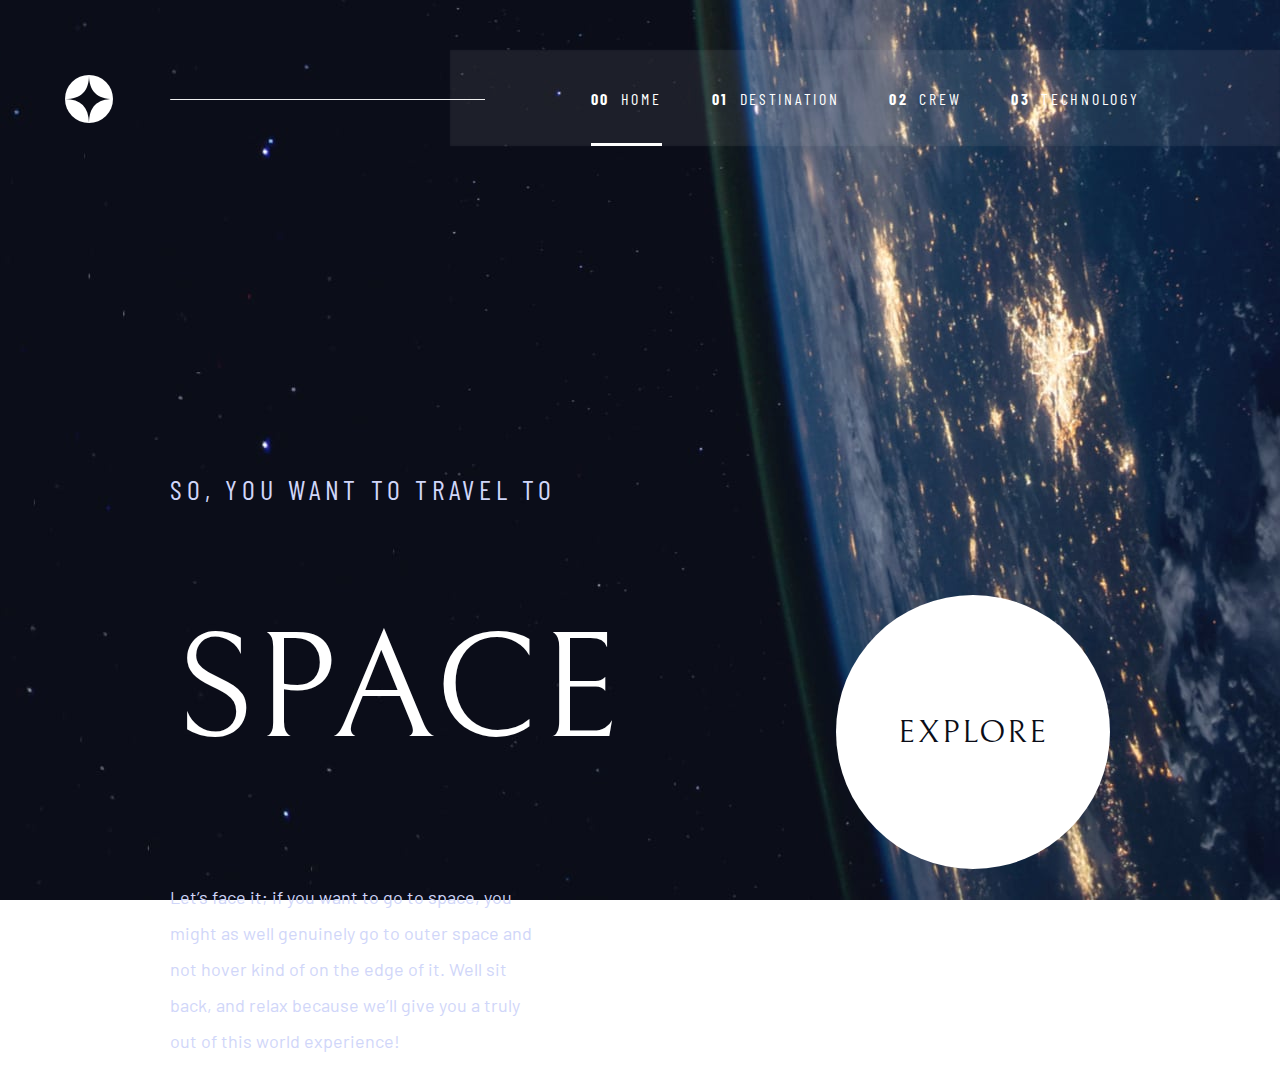
<file: index.html>
<!DOCTYPE html>
<html lang="en">
  <head>
    <meta charset="UTF-8" />
    <meta name="viewport" content="width=device-width, initial-scale=1.0" />

    <link
      rel="icon"
      type="image/png"
      sizes="32x32"
      href="./assets/favicon-32x32.png"
    />
    <link rel="preconnect" href="https://fonts.googleapis.com" />
    <link rel="preconnect" href="https://fonts.gstatic.com" crossorigin />
    <link
      href="https://fonts.googleapis.com/css2?family=Barlow&family=Barlow+Condensed&family=Bellefair&display=swap"
      rel="stylesheet"
    />
    <link rel="stylesheet" href="styles/style.css" />
    <link rel="stylesheet" href="styles/index.css" />

    <title>Frontend Mentor | Space tourism website</title>
  </head>
  <body>
    <div>
      <svg
        class="logo"
        xmlns="http://www.w3.org/2000/svg"
        width="48"
        height="48"
      >
        <g fill="none" fill-rule="evenodd">
          <circle cx="24" cy="24" r="24" fill="#FFF" />
          <path
            fill="#0B0D17"
            d="M24 0c0 16-8 24-24 24 15.718.114 23.718 8.114 24 24 0-16 8-24 24-24-16 0-24-8-24-24z"
          />
        </g>
      </svg>
      <hr class="nav-hr" />
      <svg
        class="nav-hamburger show"
        xmlns="http://www.w3.org/2000/svg"
        width="24"
        height="21"
      >
        <g fill="#D0D6F9" fill-rule="evenodd">
          <path d="M0 0h24v3H0zM0 9h24v3H0zM0 18h24v3H0z" />
        </g>
      </svg>
      <div class="nav-bar">
        <a class="nav-text nav-active" href="index.html">
          <span><strong class="nav-number">00</strong> Home</span>
        </a>
        <a class="nav-text" href="destination-moon.html">
          <span><strong class="nav-number">01</strong> Destination</span>
        </a>
        <a class="nav-text" href="crew-commander.html">
          <span><strong class="nav-number">02</strong> Crew</span>
        </a>
        <a class="nav-text" href="technology-vehicle.html">
          <span><strong class="nav-number">03</strong> Technology</span>
        </a>
      </div>
    </div>
    <div class="bottom-container">
      <div>
        <h5>So, you want to travel to</h5>
        <h1>Space</h1>
        <p class="description">
          Let’s face it; if you want to go to space, you might as well genuinely
          go to outer space and not hover kind of on the edge of it. Well sit
          back, and relax because we’ll give you a truly out of this world
          experience!
        </p>
      </div>
      <div class="explore-container">
        <button class="explore-btn">
          <span class="explore-text">Explore</span>
        </button>
      </div>
    </div>
    <div class="nav-side-menu close-menu">
      <div class="nav-side-menu-content">
        <svg
          class="nav-hamburger-close hide"
          xmlns="http://www.w3.org/2000/svg"
          width="20"
          height="21"
        >
          <g fill="#D0D6F9" fill-rule="evenodd">
            <path d="M2.575.954l16.97 16.97-2.12 2.122L.455 3.076z" />
            <path d="M.454 17.925L17.424.955l2.122 2.12-16.97 16.97z" />
          </g>
        </svg>
        <a class="nav-text nav-active" href="index.html">
          <span><strong class="nav-number">00</strong> Home</span>
        </a>
        <a class="nav-text" href="destination-moon.html">
          <span><strong class="nav-number">01</strong> Destination</span>
        </a>
        <a class="nav-text" href="crew-commander.html">
          <span><strong class="nav-number">02</strong> Crew</span>
        </a>
        <a class="nav-text" href="technology-vehicle.html">
          <span><strong class="nav-number">03</strong> Technology</span>
        </a>
      </div>
    </div>
    <script src="src/index.js" type="text/javascript"></script>
  </body>
</html>
</file>
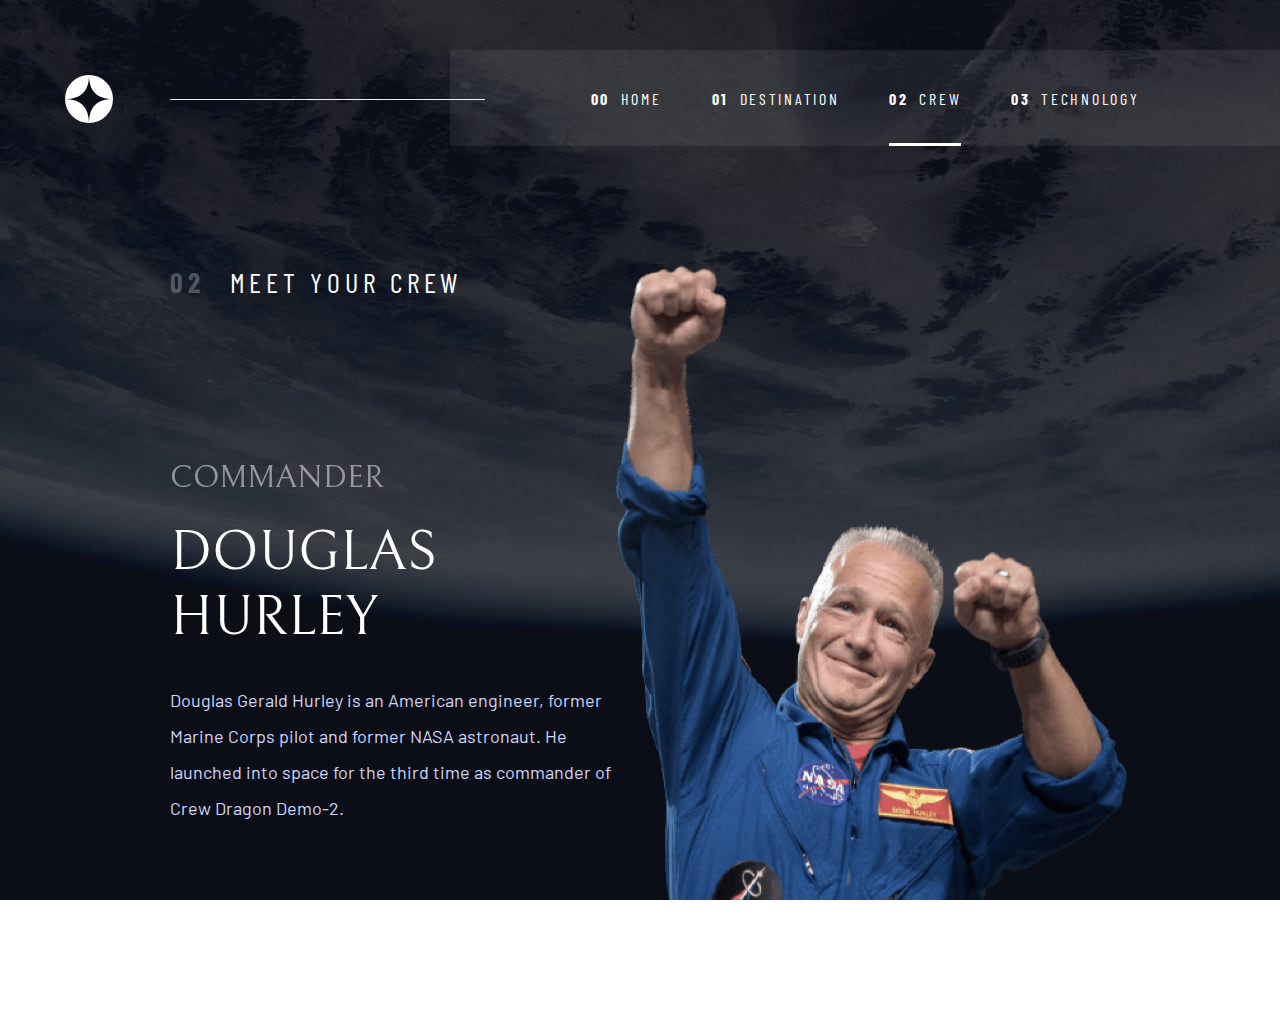
<file: crew-commander.html>
<!DOCTYPE html>
<html lang="en">
  <head>
    <meta charset="UTF-8" />
    <meta name="viewport" content="width=device-width, initial-scale=1.0" />

    <link
      rel="icon"
      type="image/png"
      sizes="32x32"
      href="./assets/favicon-32x32.png"
    />
    <link rel="preconnect" href="https://fonts.googleapis.com" />
    <link rel="preconnect" href="https://fonts.gstatic.com" crossorigin />
    <link
      href="https://fonts.googleapis.com/css2?family=Barlow&family=Barlow+Condensed&family=Bellefair&display=swap"
      rel="stylesheet"
    />
    <link rel="stylesheet" href="styles/style.css" />
    <link rel="stylesheet" href="styles/crew.css" />

    <title>Frontend Mentor | Space tourism website</title>
  </head>
  <body>
    <div>
      <svg
        class="logo"
        xmlns="http://www.w3.org/2000/svg"
        width="48"
        height="48"
      >
        <g fill="none" fill-rule="evenodd">
          <circle cx="24" cy="24" r="24" fill="#FFF" />
          <path
            fill="#0B0D17"
            d="M24 0c0 16-8 24-24 24 15.718.114 23.718 8.114 24 24 0-16 8-24 24-24-16 0-24-8-24-24z"
          />
        </g>
      </svg>
      <hr class="nav-hr" />
      <svg
        class="nav-hamburger show"
        xmlns="http://www.w3.org/2000/svg"
        width="24"
        height="21"
      >
        <g fill="#D0D6F9" fill-rule="evenodd">
          <path d="M0 0h24v3H0zM0 9h24v3H0zM0 18h24v3H0z" />
        </g>
      </svg>
      <div class="nav-bar">
        <a class="nav-text" href="index.html">
          <span><strong class="nav-number">00</strong> Home</span>
        </a>
        <a class="nav-text" href="destination-moon.html">
          <span><strong class="nav-number">01</strong> Destination</span>
        </a>
        <a class="nav-text nav-active" href="crew-commander.html">
          <span><strong class="nav-number">02</strong> Crew</span>
        </a>
        <a class="nav-text" href="technology-vehicle.html">
          <span><strong class="nav-number">03</strong> Technology</span>
        </a>
      </div>
    </div>
    <div class="bottom-container">
      <div class="crew-container">
        <div class="crew-upper-container">
          <h5 class="crew-heading">
            <strong class="crew-heading-number">02</strong>Meet your crew
          </h5>
          <h4 class="crew-heading-title">Commander</h4>
          <h3 class="crew-heading-name">Douglas Hurley</h3>
          <p class="crew-description">
            Douglas Gerald Hurley is an American engineer, former Marine Corps
            pilot and former NASA astronaut. He launched into space for the
            third time as commander of Crew Dragon Demo-2.
          </p>
        </div>
        <div class="crew-navbar">
          <a class="crew-nav-link active" href="crew-commander.html"></a>
          <a class="crew-nav-link" href="crew-specialist.html"></a>
          <a class="crew-nav-link" href="crew-pilot.html"></a>
          <a class="crew-nav-link" href="crew-engineer.html"></a>
        </div>
      </div>
      <img
        class="crew-image"
        src="assets/crew/image-douglas-hurley.png"
        alt="douglas-hurley-image"
      />
    </div>
    <div class="nav-side-menu close-menu">
      <div class="nav-side-menu-content">
        <svg
          class="nav-hamburger-close hide"
          xmlns="http://www.w3.org/2000/svg"
          width="20"
          height="21"
        >
          <g fill="#D0D6F9" fill-rule="evenodd">
            <path d="M2.575.954l16.97 16.97-2.12 2.122L.455 3.076z" />
            <path d="M.454 17.925L17.424.955l2.122 2.12-16.97 16.97z" />
          </g>
        </svg>
        <a class="nav-text" href="index.html">
          <span><strong class="nav-number">00</strong> Home</span>
        </a>
        <a class="nav-text" href="destination-moon.html">
          <span><strong class="nav-number">01</strong> Destination</span>
        </a>
        <a class="nav-text nav-active" href="crew-commander.html">
          <span><strong class="nav-number">02</strong> Crew</span>
        </a>
        <a class="nav-text" href="technology-vehicle.html">
          <span><strong class="nav-number">03</strong> Technology</span>
        </a>
      </div>
    </div>
    <script src="src/crew-commander.js"></script>
  </body>
</html>
</file>
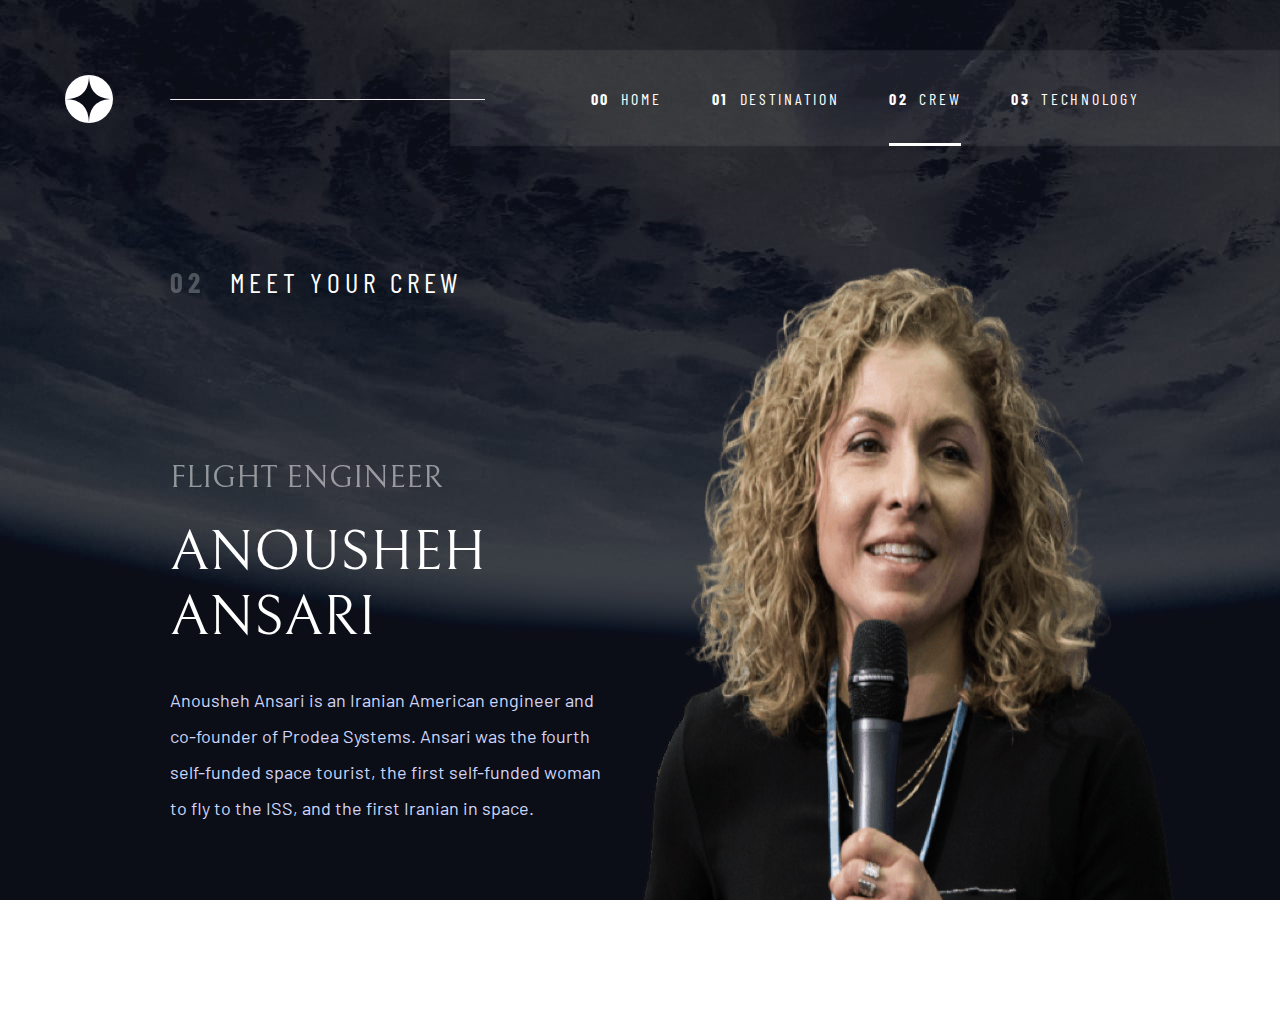
<file: crew-engineer.html>
<!DOCTYPE html>
<html lang="en">
  <head>
    <meta charset="UTF-8" />
    <meta name="viewport" content="width=device-width, initial-scale=1.0" />

    <link
      rel="icon"
      type="image/png"
      sizes="32x32"
      href="./assets/favicon-32x32.png"
    />
    <link rel="preconnect" href="https://fonts.googleapis.com" />
    <link rel="preconnect" href="https://fonts.gstatic.com" crossorigin />
    <link
      href="https://fonts.googleapis.com/css2?family=Barlow&family=Barlow+Condensed&family=Bellefair&display=swap"
      rel="stylesheet"
    />
    <link rel="stylesheet" href="styles/style.css" />
    <link rel="stylesheet" href="styles/crew.css" />

    <title>Frontend Mentor | Space tourism website</title>
  </head>
  <body>
    <div>
      <svg
        class="logo"
        xmlns="http://www.w3.org/2000/svg"
        width="48"
        height="48"
      >
        <g fill="none" fill-rule="evenodd">
          <circle cx="24" cy="24" r="24" fill="#FFF" />
          <path
            fill="#0B0D17"
            d="M24 0c0 16-8 24-24 24 15.718.114 23.718 8.114 24 24 0-16 8-24 24-24-16 0-24-8-24-24z"
          />
        </g>
      </svg>
      <hr class="nav-hr" />
      <svg
        class="nav-hamburger show"
        xmlns="http://www.w3.org/2000/svg"
        width="24"
        height="21"
      >
        <g fill="#D0D6F9" fill-rule="evenodd">
          <path d="M0 0h24v3H0zM0 9h24v3H0zM0 18h24v3H0z" />
        </g>
      </svg>
      <div class="nav-bar">
        <a class="nav-text" href="index.html">
          <span><strong class="nav-number">00</strong> Home</span>
        </a>
        <a class="nav-text" href="destination-moon.html">
          <span><strong class="nav-number">01</strong> Destination</span>
        </a>
        <a class="nav-text nav-active" href="crew-commander.html">
          <span><strong class="nav-number">02</strong> Crew</span>
        </a>
        <a class="nav-text" href="technology-vehicle.html">
          <span><strong class="nav-number">03</strong> Technology</span>
        </a>
      </div>
    </div>
    <div class="bottom-container">
      <div class="crew-container">
        <div class="crew-upper-container">
          <h5 class="crew-heading">
            <strong class="crew-heading-number">02</strong>Meet your crew
          </h5>
          <h4 class="crew-heading-title">Flight Engineer</h4>
          <h3 class="crew-heading-name">Anousheh Ansari</h3>
          <p class="crew-description">
            Anousheh Ansari is an Iranian American engineer and co-founder of
            Prodea Systems. Ansari was the fourth self-funded space tourist, the
            first self-funded woman to fly to the ISS, and the first Iranian in
            space.
          </p>
        </div>
        <div class="crew-navbar">
          <a class="crew-nav-link" href="crew-commander.html"></a>
          <a class="crew-nav-link" href="crew-specialist.html"></a>
          <a class="crew-nav-link" href="crew-pilot.html"></a>
          <a class="crew-nav-link active" href="crew-engineer.html"></a>
        </div>
      </div>
      <img
        class="crew-image"
        src="assets/crew/image-anousheh-ansari.png"
        alt="anousheh-ansari-image"
      />
    </div>
    <div class="nav-side-menu close-menu">
      <div class="nav-side-menu-content">
        <svg
          class="nav-hamburger-close hide"
          xmlns="http://www.w3.org/2000/svg"
          width="20"
          height="21"
        >
          <g fill="#D0D6F9" fill-rule="evenodd">
            <path d="M2.575.954l16.97 16.97-2.12 2.122L.455 3.076z" />
            <path d="M.454 17.925L17.424.955l2.122 2.12-16.97 16.97z" />
          </g>
        </svg>
        <a class="nav-text" href="index.html">
          <span><strong class="nav-number">00</strong> Home</span>
        </a>
        <a class="nav-text" href="destination-moon.html">
          <span><strong class="nav-number">01</strong> Destination</span>
        </a>
        <a class="nav-text nav-active" href="crew-commander.html">
          <span><strong class="nav-number">02</strong> Crew</span>
        </a>
        <a class="nav-text" href="technology-vehicle.html">
          <span><strong class="nav-number">03</strong> Technology</span>
        </a>
      </div>
    </div>
    <script src="src/crew-engineer.js"></script>
  </body>
</html>
</file>
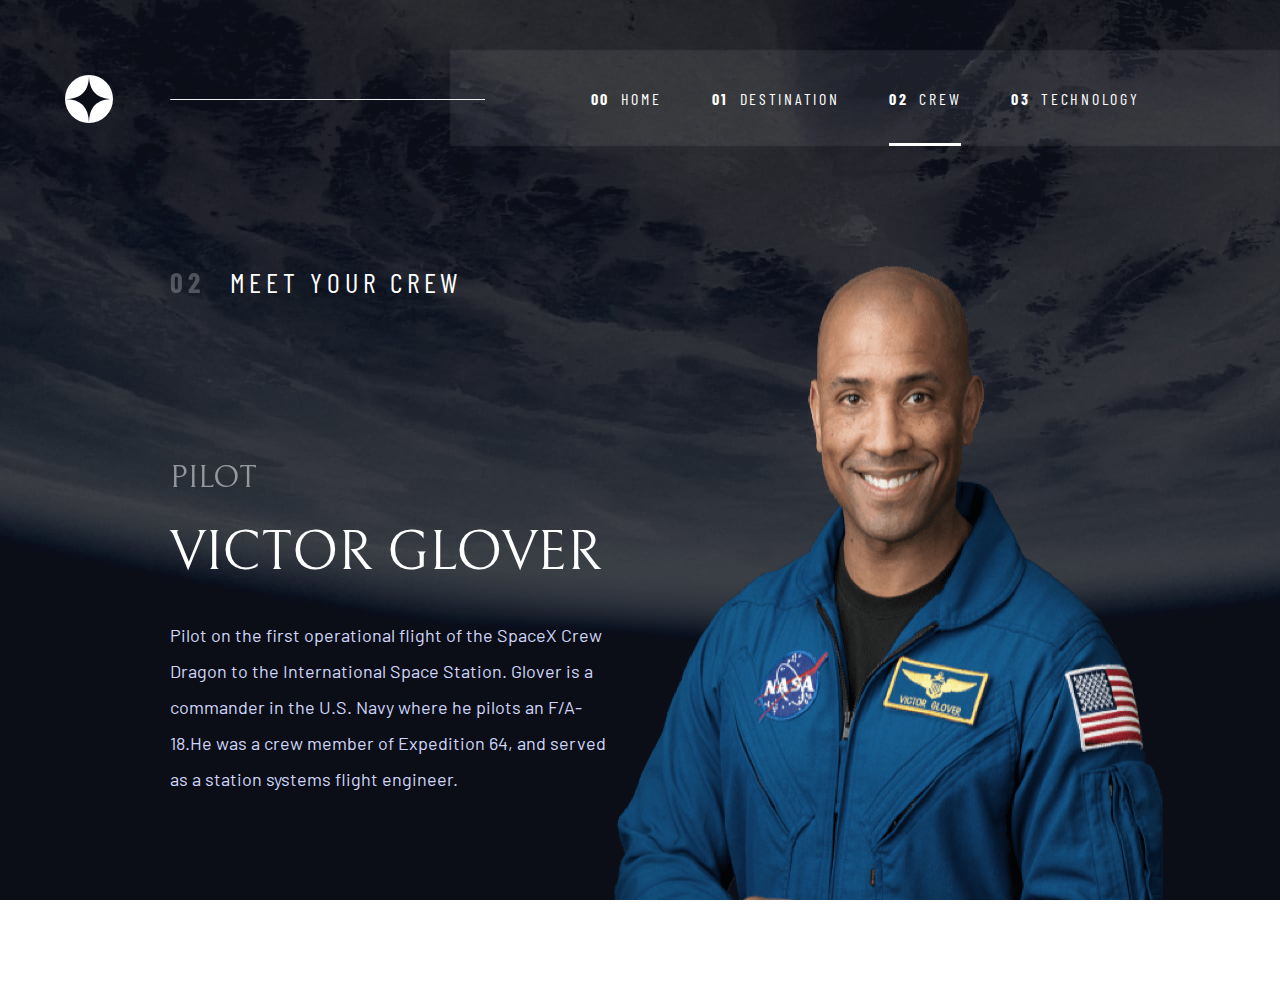
<file: crew-pilot.html>
<!DOCTYPE html>
<html lang="en">
  <head>
    <meta charset="UTF-8" />
    <meta name="viewport" content="width=device-width, initial-scale=1.0" />

    <link
      rel="icon"
      type="image/png"
      sizes="32x32"
      href="./assets/favicon-32x32.png"
    />
    <link rel="preconnect" href="https://fonts.googleapis.com" />
    <link rel="preconnect" href="https://fonts.gstatic.com" crossorigin />
    <link
      href="https://fonts.googleapis.com/css2?family=Barlow&family=Barlow+Condensed&family=Bellefair&display=swap"
      rel="stylesheet"
    />
    <link rel="stylesheet" href="styles/style.css" />
    <link rel="stylesheet" href="styles/crew.css" />

    <title>Frontend Mentor | Space tourism website</title>
  </head>
  <body>
    <div>
      <svg
        class="logo"
        xmlns="http://www.w3.org/2000/svg"
        width="48"
        height="48"
      >
        <g fill="none" fill-rule="evenodd">
          <circle cx="24" cy="24" r="24" fill="#FFF" />
          <path
            fill="#0B0D17"
            d="M24 0c0 16-8 24-24 24 15.718.114 23.718 8.114 24 24 0-16 8-24 24-24-16 0-24-8-24-24z"
          />
        </g>
      </svg>
      <hr class="nav-hr" />
      <svg
        class="nav-hamburger show"
        xmlns="http://www.w3.org/2000/svg"
        width="24"
        height="21"
      >
        <g fill="#D0D6F9" fill-rule="evenodd">
          <path d="M0 0h24v3H0zM0 9h24v3H0zM0 18h24v3H0z" />
        </g>
      </svg>
      <div class="nav-bar">
        <a class="nav-text" href="index.html">
          <span><strong class="nav-number">00</strong> Home</span>
        </a>
        <a class="nav-text" href="destination-moon.html">
          <span><strong class="nav-number">01</strong> Destination</span>
        </a>
        <a class="nav-text nav-active" href="crew-commander.html">
          <span><strong class="nav-number">02</strong> Crew</span>
        </a>
        <a class="nav-text" href="technology-vehicle.html">
          <span><strong class="nav-number">03</strong> Technology</span>
        </a>
      </div>
    </div>
    <div class="bottom-container">
      <div class="crew-container">
        <div class="crew-upper-container">
          <h5 class="crew-heading">
            <strong class="crew-heading-number">02</strong>Meet your crew
          </h5>
          <h4 class="crew-heading-title">Pilot</h4>
          <h3 class="crew-heading-name">Victor Glover</h3>
          <p class="crew-description">
            Pilot on the first operational flight of the SpaceX Crew Dragon to
            the International Space Station. Glover is a commander in the U.S.
            Navy where he pilots an F/A-18.He was a crew member of Expedition
            64, and served as a station systems flight engineer.
          </p>
        </div>
        <div class="crew-navbar">
          <a class="crew-nav-link" href="crew-commander.html"></a>
          <a class="crew-nav-link" href="crew-specialist.html"></a>
          <a class="crew-nav-link active" href="crew-pilot.html"></a>
          <a class="crew-nav-link" href="crew-engineer.html"></a>
        </div>
      </div>
      <img
        class="crew-image"
        src="assets/crew/image-victor-glover.png"
        alt="victor-glover-image"
      />
    </div>
    <div class="nav-side-menu close-menu">
      <div class="nav-side-menu-content">
        <svg
          class="nav-hamburger-close hide"
          xmlns="http://www.w3.org/2000/svg"
          width="20"
          height="21"
        >
          <g fill="#D0D6F9" fill-rule="evenodd">
            <path d="M2.575.954l16.97 16.97-2.12 2.122L.455 3.076z" />
            <path d="M.454 17.925L17.424.955l2.122 2.12-16.97 16.97z" />
          </g>
        </svg>
        <a class="nav-text" href="index.html">
          <span><strong class="nav-number">00</strong> Home</span>
        </a>
        <a class="nav-text" href="destination-moon.html">
          <span><strong class="nav-number">01</strong> Destination</span>
        </a>
        <a class="nav-text nav-active" href="crew-commander.html">
          <span><strong class="nav-number">02</strong> Crew</span>
        </a>
        <a class="nav-text" href="technology-vehicle.html">
          <span><strong class="nav-number">03</strong> Technology</span>
        </a>
      </div>
    </div>
    <script src="src/crew-pilot.js"></script>
  </body>
</html>
</file>
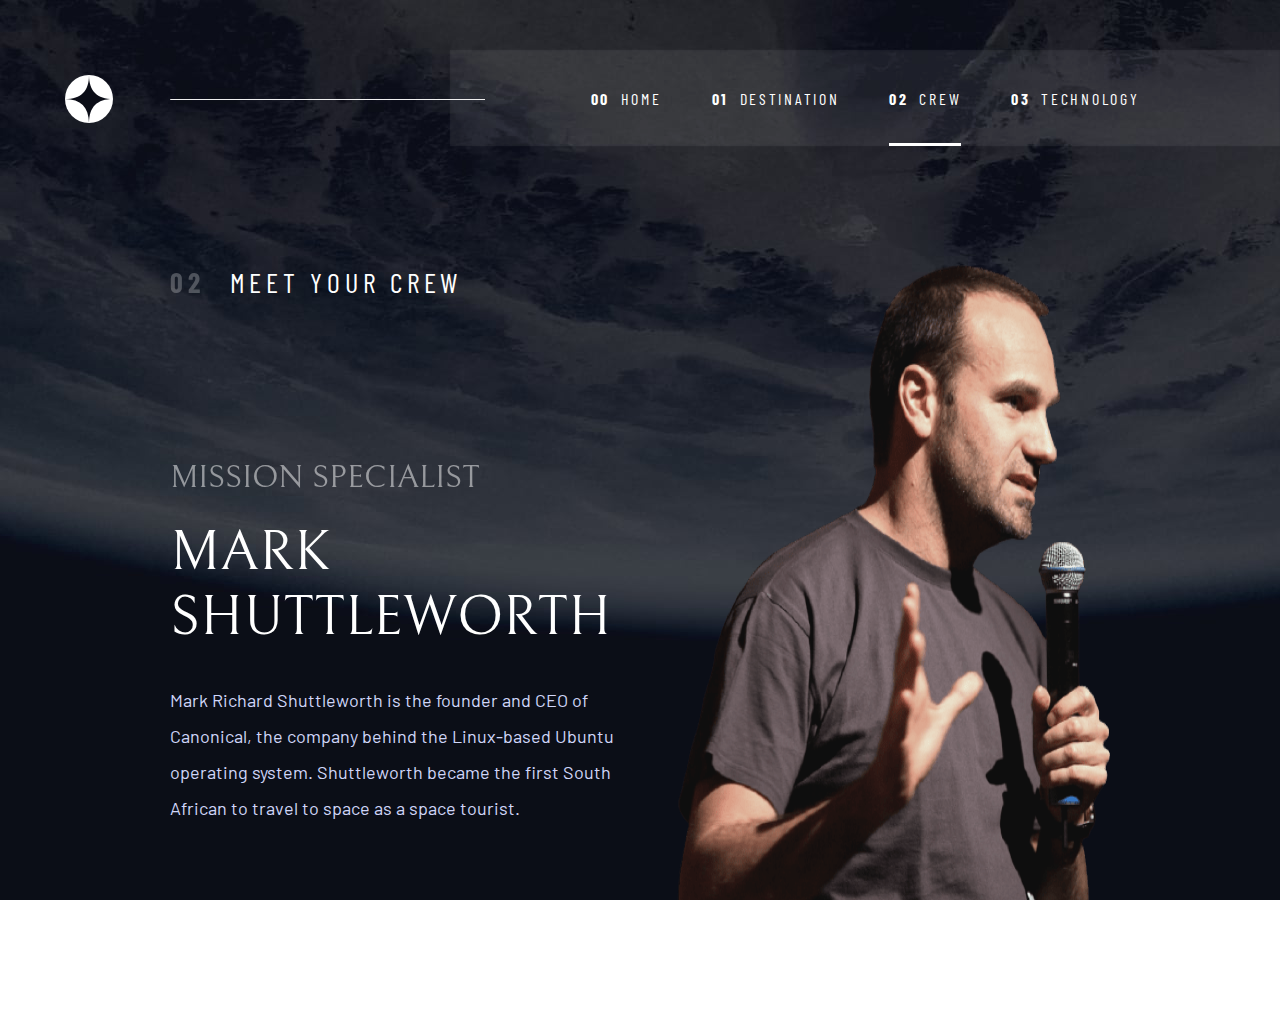
<file: crew-specialist.html>
<!DOCTYPE html>
<html lang="en">
  <head>
    <meta charset="UTF-8" />
    <meta name="viewport" content="width=device-width, initial-scale=1.0" />

    <link
      rel="icon"
      type="image/png"
      sizes="32x32"
      href="./assets/favicon-32x32.png"
    />
    <link rel="preconnect" href="https://fonts.googleapis.com" />
    <link rel="preconnect" href="https://fonts.gstatic.com" crossorigin />
    <link
      href="https://fonts.googleapis.com/css2?family=Barlow&family=Barlow+Condensed&family=Bellefair&display=swap"
      rel="stylesheet"
    />
    <link rel="stylesheet" href="styles/style.css" />
    <link rel="stylesheet" href="styles/crew.css" />

    <title>Frontend Mentor | Space tourism website</title>
  </head>
  <body>
    <div>
      <svg
        class="logo"
        xmlns="http://www.w3.org/2000/svg"
        width="48"
        height="48"
      >
        <g fill="none" fill-rule="evenodd">
          <circle cx="24" cy="24" r="24" fill="#FFF" />
          <path
            fill="#0B0D17"
            d="M24 0c0 16-8 24-24 24 15.718.114 23.718 8.114 24 24 0-16 8-24 24-24-16 0-24-8-24-24z"
          />
        </g>
      </svg>
      <hr class="nav-hr" />
      <svg
        class="nav-hamburger show"
        xmlns="http://www.w3.org/2000/svg"
        width="24"
        height="21"
      >
        <g fill="#D0D6F9" fill-rule="evenodd">
          <path d="M0 0h24v3H0zM0 9h24v3H0zM0 18h24v3H0z" />
        </g>
      </svg>
      <div class="nav-bar">
        <a class="nav-text" href="index.html">
          <span><strong class="nav-number">00</strong> Home</span>
        </a>
        <a class="nav-text" href="destination-moon.html">
          <span><strong class="nav-number">01</strong> Destination</span>
        </a>
        <a class="nav-text nav-active" href="crew-commander.html">
          <span><strong class="nav-number">02</strong> Crew</span>
        </a>
        <a class="nav-text" href="technology-vehicle.html">
          <span><strong class="nav-number">03</strong> Technology</span>
        </a>
      </div>
    </div>
    <div class="bottom-container">
      <div class="crew-container">
        <div class="crew-upper-container">
          <h5 class="crew-heading">
            <strong class="crew-heading-number">02</strong>Meet your crew
          </h5>
          <h4 class="crew-heading-title">Mission Specialist</h4>
          <h3 class="crew-heading-name">Mark Shuttleworth</h3>
          <p class="crew-description">
            Mark Richard Shuttleworth is the founder and CEO of Canonical, the
            company behind the Linux-based Ubuntu operating system. Shuttleworth
            became the first South African to travel to space as a space
            tourist.
          </p>
        </div>
        <div class="crew-navbar">
          <a class="crew-nav-link" href="crew-commander.html"></a>
          <a class="crew-nav-link active" href="crew-specialist.html"></a>
          <a class="crew-nav-link" href="crew-pilot.html"></a>
          <a class="crew-nav-link" href="crew-engineer.html"></a>
        </div>
      </div>
      <img
        class="crew-image"
        src="assets/crew/image-mark-shuttleworth.png"
        alt="mark-shuttleworth-image"
      />
    </div>
    <div class="nav-side-menu close-menu">
      <div class="nav-side-menu-content">
        <svg
          class="nav-hamburger-close hide"
          xmlns="http://www.w3.org/2000/svg"
          width="20"
          height="21"
        >
          <g fill="#D0D6F9" fill-rule="evenodd">
            <path d="M2.575.954l16.97 16.97-2.12 2.122L.455 3.076z" />
            <path d="M.454 17.925L17.424.955l2.122 2.12-16.97 16.97z" />
          </g>
        </svg>
        <a class="nav-text" href="index.html">
          <span><strong class="nav-number">00</strong> Home</span>
        </a>
        <a class="nav-text" href="destination-moon.html">
          <span><strong class="nav-number">01</strong> Destination</span>
        </a>
        <a class="nav-text nav-active" href="crew-commander.html">
          <span><strong class="nav-number">02</strong> Crew</span>
        </a>
        <a class="nav-text" href="technology-vehicle.html">
          <span><strong class="nav-number">03</strong> Technology</span>
        </a>
      </div>
    </div>
    <script src="src/crew-specialist.js"></script>
  </body>
</html>
</file>
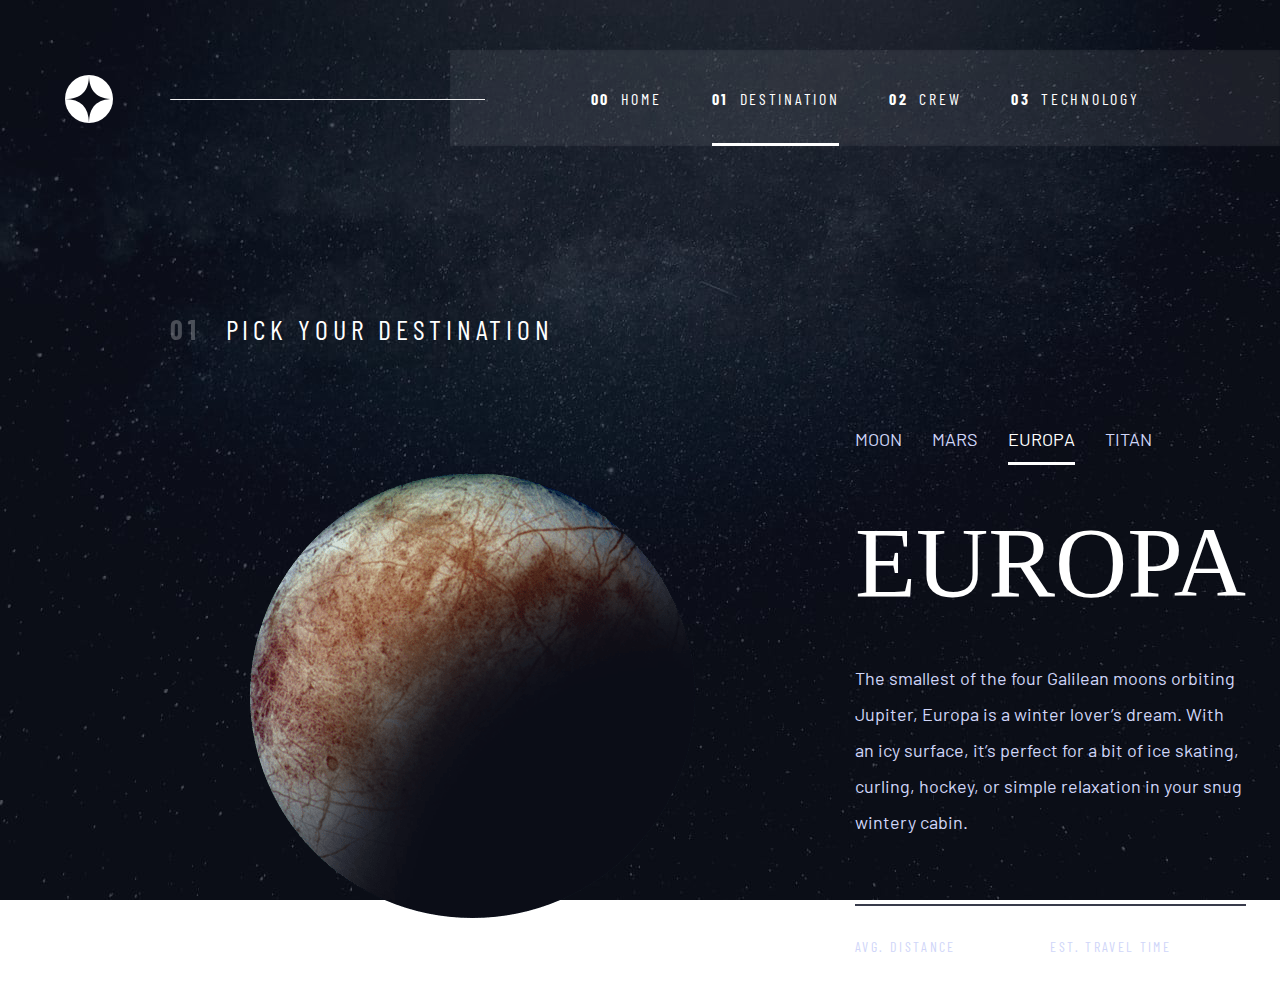
<file: destination-europa.html>
<!DOCTYPE html>
<html lang="en">
  <head>
    <meta charset="UTF-8" />
    <meta name="viewport" content="width=device-width, initial-scale=1.0" />

    <link
      rel="icon"
      type="image/png"
      sizes="32x32"
      href="./assets/favicon-32x32.png"
    />
    <link rel="preconnect" href="https://fonts.googleapis.com" />
    <link rel="preconnect" href="https://fonts.gstatic.com" crossorigin />
    <link
      href="https://fonts.googleapis.com/css2?family=Barlow&family=Barlow+Condensed&family=Bellefair&display=swap"
      rel="stylesheet"
    />
    <link rel="stylesheet" href="styles/style.css" />
    <link rel="stylesheet" href="styles/destination.css" />

    <title>Frontend Mentor | Space tourism website</title>
  </head>
  <body>
    <div>
      <svg
        class="logo"
        xmlns="http://www.w3.org/2000/svg"
        width="48"
        height="48"
      >
        <g fill="none" fill-rule="evenodd">
          <circle cx="24" cy="24" r="24" fill="#FFF" />
          <path
            fill="#0B0D17"
            d="M24 0c0 16-8 24-24 24 15.718.114 23.718 8.114 24 24 0-16 8-24 24-24-16 0-24-8-24-24z"
          />
        </g>
      </svg>
      <hr class="nav-hr" />
      <svg
        class="nav-hamburger show"
        xmlns="http://www.w3.org/2000/svg"
        width="24"
        height="21"
      >
        <g fill="#D0D6F9" fill-rule="evenodd">
          <path d="M0 0h24v3H0zM0 9h24v3H0zM0 18h24v3H0z" />
        </g>
      </svg>
      <div class="nav-bar">
        <a class="nav-text" href="index.html">
          <span><strong class="nav-number">00</strong> Home</span>
        </a>
        <a class="nav-text nav-active" href="destination-moon.html">
          <span><strong class="nav-number">01</strong> Destination</span>
        </a>
        <a class="nav-text" href="crew-commander.html">
          <span><strong class="nav-number">02</strong> Crew</span>
        </a>
        <a class="nav-text" href="technology-vehicle.html">
          <span><strong class="nav-number">03</strong> Technology</span>
        </a>
      </div>
    </div>
    <div class="bottom-container">
      <div class="section-left">
        <h5><strong class="header-text">01</strong>Pick your destination</h5>
        <img
          class="planet-image"
          src="assets/destination/image-europa.png"
          alt="europa"
        />
      </div>
      <div class="section-right">
        <div class="destination-nav">
          <a class="destination-nav-text" href="destination-moon.html">
            <span>Moon</span>
          </a>
          <a class="destination-nav-text" href="destination-mars.html">
            <span>Mars</span>
          </a>
          <a
            class="destination-nav-text destination-nav-active"
            href="destination-europa.html"
          >
            <span>Europa</span>
          </a>
          <a class="destination-nav-text" href="destination-titan.html">
            <span>Titan</span>
          </a>
        </div>
        <h2 class="destination-heading">Europa</h2>
        <p class="description">
          The smallest of the four Galilean moons orbiting Jupiter, Europa is a
          winter lover’s dream. With an icy surface, it’s perfect for a bit of
          ice skating, curling, hockey, or simple relaxation in your snug
          wintery cabin.
        </p>
        <hr class="destination-hr" />
        <div class="bottom-description-container">
          <div class="distance">
            <span class="distance-heading">Avg. distance</span>
            <span class="distance-value">628 mil. km</span>
          </div>
          <div class="travel">
            <span class="travel-heading">Est. travel time</span>
            <span class="travel-value">3 years</span>
          </div>
        </div>
      </div>
    </div>
    <div class="nav-side-menu close-menu">
      <div class="nav-side-menu-content">
        <svg
          class="nav-hamburger-close hide"
          xmlns="http://www.w3.org/2000/svg"
          width="20"
          height="21"
        >
          <g fill="#D0D6F9" fill-rule="evenodd">
            <path d="M2.575.954l16.97 16.97-2.12 2.122L.455 3.076z" />
            <path d="M.454 17.925L17.424.955l2.122 2.12-16.97 16.97z" />
          </g>
        </svg>
        <a class="nav-text" href="index.html">
          <span><strong class="nav-number">00</strong> Home</span>
        </a>
        <a class="nav-text nav-active" href="destination-moon.html">
          <span><strong class="nav-number">01</strong> Destination</span>
        </a>
        <a class="nav-text" href="crew-commander.html">
          <span><strong class="nav-number">02</strong> Crew</span>
        </a>
        <a class="nav-text" href="technology-vehicle.html">
          <span><strong class="nav-number">03</strong> Technology</span>
        </a>
      </div>
    </div>
    <script src="src/destination-europa.js" type="text/javascript"></script>
  </body>
</html>
</file>
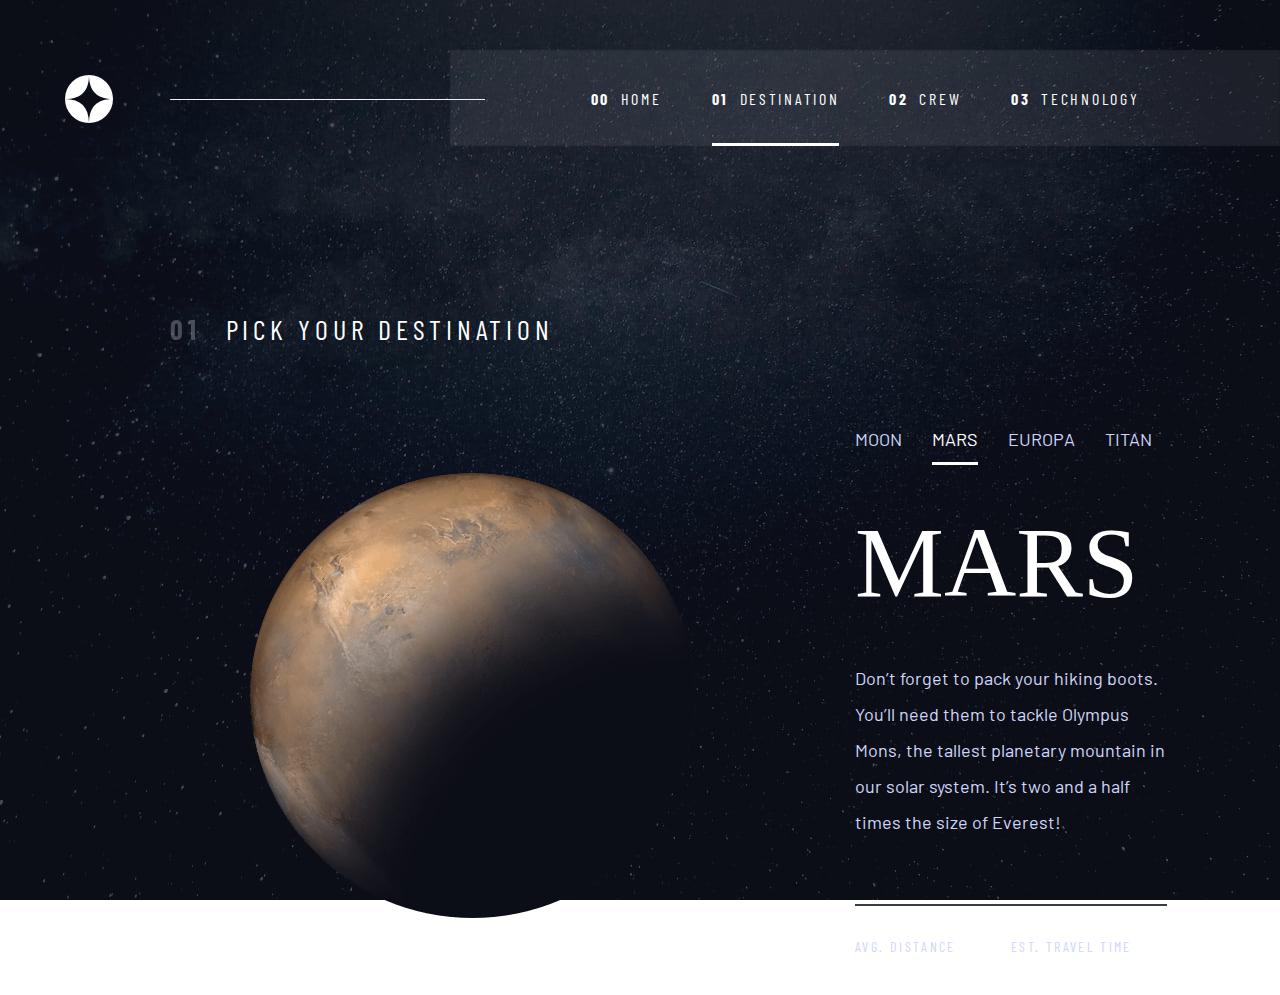
<file: destination-mars.html>
<!DOCTYPE html>
<html lang="en">
  <head>
    <meta charset="UTF-8" />
    <meta name="viewport" content="width=device-width, initial-scale=1.0" />

    <link
      rel="icon"
      type="image/png"
      sizes="32x32"
      href="./assets/favicon-32x32.png"
    />
    <link rel="preconnect" href="https://fonts.googleapis.com" />
    <link rel="preconnect" href="https://fonts.gstatic.com" crossorigin />
    <link
      href="https://fonts.googleapis.com/css2?family=Barlow&family=Barlow+Condensed&family=Bellefair&display=swap"
      rel="stylesheet"
    />
    <link rel="stylesheet" href="styles/style.css" />
    <link rel="stylesheet" href="styles/destination.css" />

    <title>Frontend Mentor | Space tourism website</title>
  </head>
  <body>
    <div>
      <svg
        class="logo"
        xmlns="http://www.w3.org/2000/svg"
        width="48"
        height="48"
      >
        <g fill="none" fill-rule="evenodd">
          <circle cx="24" cy="24" r="24" fill="#FFF" />
          <path
            fill="#0B0D17"
            d="M24 0c0 16-8 24-24 24 15.718.114 23.718 8.114 24 24 0-16 8-24 24-24-16 0-24-8-24-24z"
          />
        </g>
      </svg>
      <hr class="nav-hr" />
      <svg
        class="nav-hamburger show"
        xmlns="http://www.w3.org/2000/svg"
        width="24"
        height="21"
      >
        <g fill="#D0D6F9" fill-rule="evenodd">
          <path d="M0 0h24v3H0zM0 9h24v3H0zM0 18h24v3H0z" />
        </g>
      </svg>
      <div class="nav-bar">
        <a class="nav-text" href="index.html">
          <span><strong class="nav-number">00</strong> Home</span>
        </a>
        <a class="nav-text nav-active" href="destination-moon.html">
          <span><strong class="nav-number">01</strong> Destination</span>
        </a>
        <a class="nav-text" href="crew-commander.html">
          <span><strong class="nav-number">02</strong> Crew</span>
        </a>
        <a class="nav-text" href="technology-vehicle.html">
          <span><strong class="nav-number">03</strong> Technology</span>
        </a>
      </div>
    </div>
    <div class="bottom-container">
      <div class="section-left">
        <h5><strong class="header-text">01</strong>Pick your destination</h5>
        <img
          class="planet-image"
          src="assets/destination/image-mars.png"
          alt="mars"
        />
      </div>
      <div class="section-right">
        <div class="destination-nav">
          <a class="destination-nav-text" href="destination-moon.html">
            <span>Moon</span>
          </a>
          <a
            class="destination-nav-text destination-nav-active"
            href="destination-mars.html"
          >
            <span>Mars</span>
          </a>
          <a class="destination-nav-text" href="destination-europa.html">
            <span>Europa</span>
          </a>
          <a class="destination-nav-text" href="destination-titan.html">
            <span>Titan</span>
          </a>
        </div>
        <h2 class="destination-heading">Mars</h2>
        <p class="description">
          Don’t forget to pack your hiking boots. You’ll need them to tackle
          Olympus Mons, the tallest planetary mountain in our solar system. It’s
          two and a half times the size of Everest!
        </p>
        <hr class="destination-hr" />
        <div class="bottom-description-container">
          <div class="distance">
            <span class="distance-heading">Avg. distance</span>
            <span class="distance-value">225 mil. km</span>
          </div>
          <div class="travel">
            <span class="travel-heading">Est. travel time</span>
            <span class="travel-value">9 months</span>
          </div>
        </div>
      </div>
    </div>
    <div class="nav-side-menu close-menu">
      <div class="nav-side-menu-content">
        <svg
          class="nav-hamburger-close hide"
          xmlns="http://www.w3.org/2000/svg"
          width="20"
          height="21"
        >
          <g fill="#D0D6F9" fill-rule="evenodd">
            <path d="M2.575.954l16.97 16.97-2.12 2.122L.455 3.076z" />
            <path d="M.454 17.925L17.424.955l2.122 2.12-16.97 16.97z" />
          </g>
        </svg>
        <a class="nav-text" href="index.html">
          <span><strong class="nav-number">00</strong> Home</span>
        </a>
        <a class="nav-text nav-active" href="destination-moon.html">
          <span><strong class="nav-number">01</strong> Destination</span>
        </a>
        <a class="nav-text" href="crew-commander.html">
          <span><strong class="nav-number">02</strong> Crew</span>
        </a>
        <a class="nav-text" href="technology-vehicle.html">
          <span><strong class="nav-number">03</strong> Technology</span>
        </a>
      </div>
    </div>
    <script src="src/destination-mars.js" type="text/javascript"></script>
  </body>
</html>
</file>
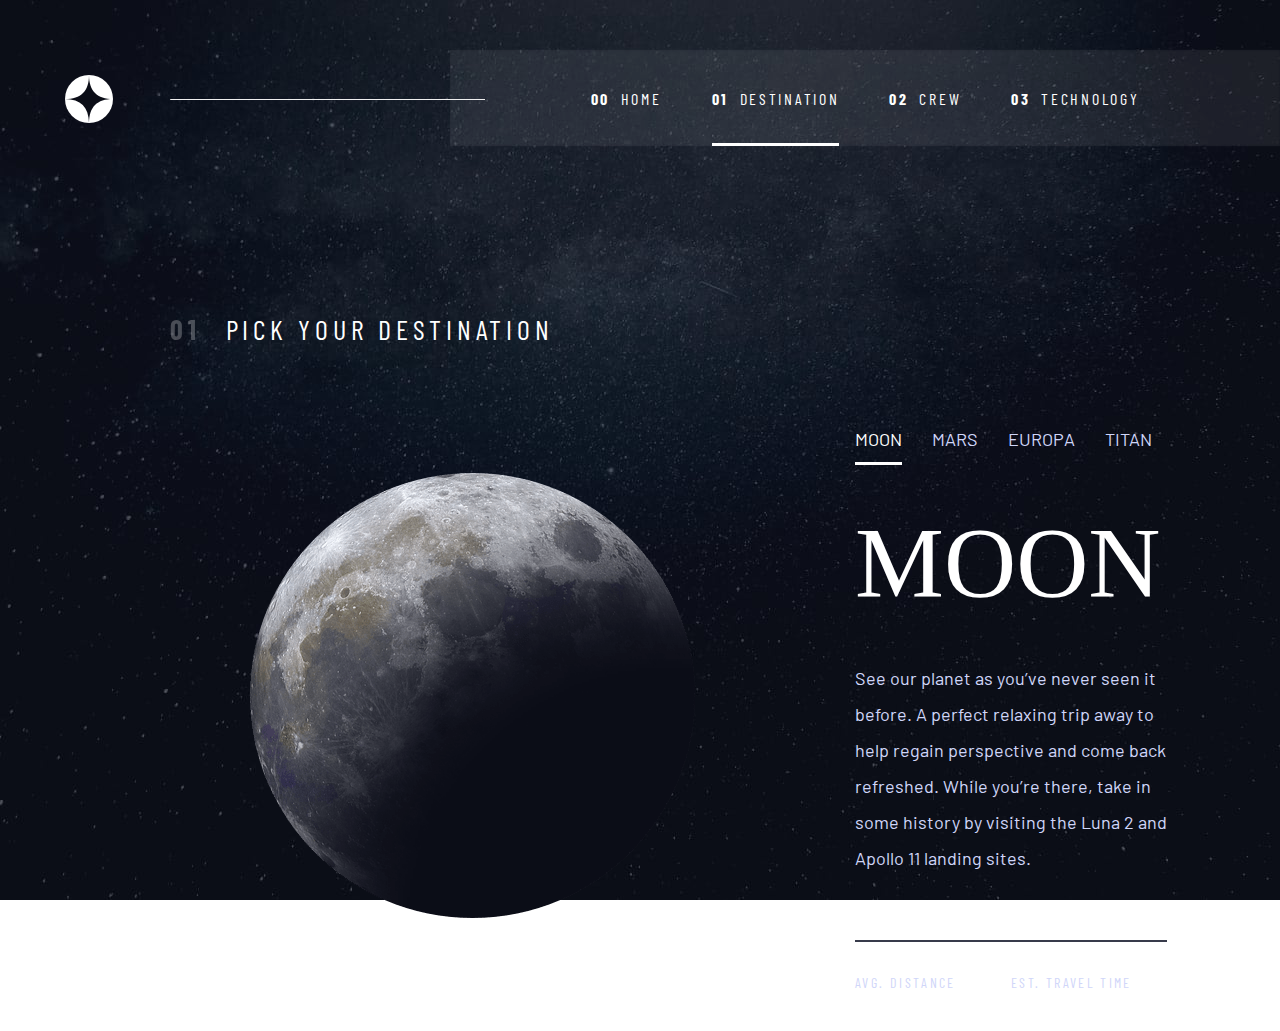
<file: destination-moon.html>
<!DOCTYPE html>
<html lang="en">
  <head>
    <meta charset="UTF-8" />
    <meta name="viewport" content="width=device-width, initial-scale=1.0" />

    <link
      rel="icon"
      type="image/png"
      sizes="32x32"
      href="./assets/favicon-32x32.png"
    />
    <link rel="preconnect" href="https://fonts.googleapis.com" />
    <link rel="preconnect" href="https://fonts.gstatic.com" crossorigin />
    <link
      href="https://fonts.googleapis.com/css2?family=Barlow&family=Barlow+Condensed&family=Bellefair&display=swap"
      rel="stylesheet"
    />
    <link rel="stylesheet" href="styles/style.css" />
    <link rel="stylesheet" href="styles/destination.css" />

    <title>Frontend Mentor | Space tourism website</title>
  </head>
  <body>
    <div>
      <svg
        class="logo"
        xmlns="http://www.w3.org/2000/svg"
        width="48"
        height="48"
      >
        <g fill="none" fill-rule="evenodd">
          <circle cx="24" cy="24" r="24" fill="#FFF" />
          <path
            fill="#0B0D17"
            d="M24 0c0 16-8 24-24 24 15.718.114 23.718 8.114 24 24 0-16 8-24 24-24-16 0-24-8-24-24z"
          />
        </g>
      </svg>
      <hr class="nav-hr" />
      <svg
        class="nav-hamburger show"
        xmlns="http://www.w3.org/2000/svg"
        width="24"
        height="21"
      >
        <g fill="#D0D6F9" fill-rule="evenodd">
          <path d="M0 0h24v3H0zM0 9h24v3H0zM0 18h24v3H0z" />
        </g>
      </svg>
      <div class="nav-bar">
        <a class="nav-text" href="index.html">
          <span><strong class="nav-number">00</strong> Home</span>
        </a>
        <a class="nav-text nav-active" href="destination-moon.html">
          <span><strong class="nav-number">01</strong> Destination</span>
        </a>
        <a class="nav-text" href="crew-commander.html">
          <span><strong class="nav-number">02</strong> Crew</span>
        </a>
        <a class="nav-text" href="technology-vehicle.html">
          <span><strong class="nav-number">03</strong> Technology</span>
        </a>
      </div>
    </div>
    <div class="bottom-container">
      <div class="section-left">
        <h5><strong class="header-text">01</strong>Pick your destination</h5>
        <img
          class="planet-image"
          src="assets/destination/image-moon.png"
          alt="moon"
        />
      </div>
      <div class="section-right">
        <div class="destination-nav">
          <a
            class="destination-nav-text destination-nav-active"
            href="destination-moon.html"
          >
            <span>Moon</span>
          </a>
          <a class="destination-nav-text" href="destination-mars.html">
            <span>Mars</span>
          </a>
          <a class="destination-nav-text" href="destination-europa.html">
            <span>Europa</span>
          </a>
          <a class="destination-nav-text" href="destination-titan.html">
            <span>Titan</span>
          </a>
        </div>
        <h2 class="destination-heading">Moon</h2>
        <p class="description">
          See our planet as you’ve never seen it before. A perfect relaxing trip
          away to help regain perspective and come back refreshed. While you’re
          there, take in some history by visiting the Luna 2 and Apollo 11
          landing sites.
        </p>
        <hr class="destination-hr" />
        <div class="bottom-description-container">
          <div class="distance">
            <span class="distance-heading">Avg. distance</span>
            <span class="distance-value">384,400 km</span>
          </div>
          <div class="travel">
            <span class="travel-heading">Est. travel time</span>
            <span class="travel-value">3 days</span>
          </div>
        </div>
      </div>
    </div>
    <div class="nav-side-menu close-menu">
      <div class="nav-side-menu-content">
        <svg
          class="nav-hamburger-close hide"
          xmlns="http://www.w3.org/2000/svg"
          width="20"
          height="21"
        >
          <g fill="#D0D6F9" fill-rule="evenodd">
            <path d="M2.575.954l16.97 16.97-2.12 2.122L.455 3.076z" />
            <path d="M.454 17.925L17.424.955l2.122 2.12-16.97 16.97z" />
          </g>
        </svg>
        <a class="nav-text" href="index.html">
          <span><strong class="nav-number">00</strong> Home</span>
        </a>
        <a class="nav-text nav-active" href="destination-moon.html">
          <span><strong class="nav-number">01</strong> Destination</span>
        </a>
        <a class="nav-text" href="crew-commander.html">
          <span><strong class="nav-number">02</strong> Crew</span>
        </a>
        <a class="nav-text" href="technology-vehicle.html">
          <span><strong class="nav-number">03</strong> Technology</span>
        </a>
      </div>
    </div>
    <script src="src/destination-moon.js" type="text/javascript"></script>
  </body>
</html>
</file>
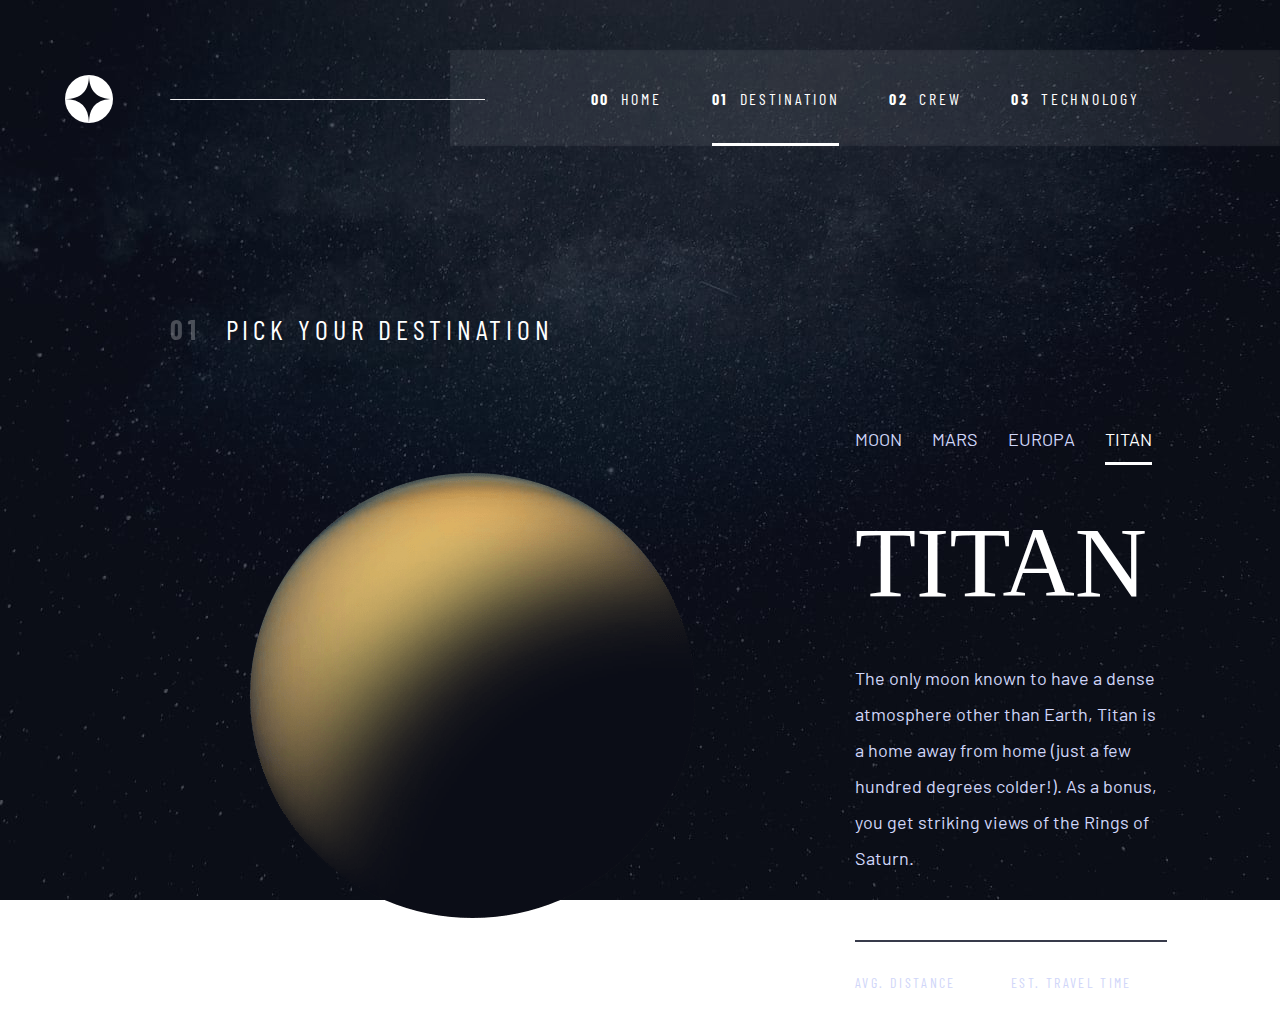
<file: destination-titan.html>
<!DOCTYPE html>
<html lang="en">
  <head>
    <meta charset="UTF-8" />
    <meta name="viewport" content="width=device-width, initial-scale=1.0" />

    <link
      rel="icon"
      type="image/png"
      sizes="32x32"
      href="./assets/favicon-32x32.png"
    />
    <link rel="preconnect" href="https://fonts.googleapis.com" />
    <link rel="preconnect" href="https://fonts.gstatic.com" crossorigin />
    <link
      href="https://fonts.googleapis.com/css2?family=Barlow&family=Barlow+Condensed&family=Bellefair&display=swap"
      rel="stylesheet"
    />
    <link rel="stylesheet" href="styles/style.css" />
    <link rel="stylesheet" href="styles/destination.css" />

    <title>Frontend Mentor | Space tourism website</title>
  </head>
  <body>
    <div>
      <svg
        class="logo"
        xmlns="http://www.w3.org/2000/svg"
        width="48"
        height="48"
      >
        <g fill="none" fill-rule="evenodd">
          <circle cx="24" cy="24" r="24" fill="#FFF" />
          <path
            fill="#0B0D17"
            d="M24 0c0 16-8 24-24 24 15.718.114 23.718 8.114 24 24 0-16 8-24 24-24-16 0-24-8-24-24z"
          />
        </g>
      </svg>
      <hr class="nav-hr" />
      <svg
        class="nav-hamburger show"
        xmlns="http://www.w3.org/2000/svg"
        width="24"
        height="21"
      >
        <g fill="#D0D6F9" fill-rule="evenodd">
          <path d="M0 0h24v3H0zM0 9h24v3H0zM0 18h24v3H0z" />
        </g>
      </svg>
      <div class="nav-bar">
        <a class="nav-text" href="index.html">
          <span><strong class="nav-number">00</strong> Home</span>
        </a>
        <a class="nav-text nav-active" href="destination-moon.html">
          <span><strong class="nav-number">01</strong> Destination</span>
        </a>
        <a class="nav-text" href="crew-commander.html">
          <span><strong class="nav-number">02</strong> Crew</span>
        </a>
        <a class="nav-text" href="technology-vehicle.html">
          <span><strong class="nav-number">03</strong> Technology</span>
        </a>
      </div>
    </div>
    <div class="bottom-container">
      <div class="section-left">
        <h5><strong class="header-text">01</strong>Pick your destination</h5>
        <img
          class="planet-image"
          src="assets/destination/image-titan.png"
          alt="titan"
        />
      </div>
      <div class="section-right">
        <div class="destination-nav">
          <a class="destination-nav-text" href="destination-moon.html">
            <span>Moon</span>
          </a>
          <a class="destination-nav-text" href="destination-mars.html">
            <span>Mars</span>
          </a>
          <a class="destination-nav-text" href="destination-europa.html">
            <span>Europa</span>
          </a>
          <a
            class="destination-nav-text destination-nav-active"
            href="destination-titan.html"
          >
            <span>Titan</span>
          </a>
        </div>
        <h2 class="destination-heading">Titan</h2>
        <p class="description">
          The only moon known to have a dense atmosphere other than Earth, Titan
          is a home away from home (just a few hundred degrees colder!). As a
          bonus, you get striking views of the Rings of Saturn.
        </p>
        <hr class="destination-hr" />
        <div class="bottom-description-container">
          <div class="distance">
            <span class="distance-heading">Avg. distance</span>
            <span class="distance-value">1.6 bil. km</span>
          </div>
          <div class="travel">
            <span class="travel-heading">Est. travel time</span>
            <span class="travel-value">7 years</span>
          </div>
        </div>
      </div>
    </div>
    <div class="nav-side-menu close-menu">
      <div class="nav-side-menu-content">
        <svg
          class="nav-hamburger-close hide"
          xmlns="http://www.w3.org/2000/svg"
          width="20"
          height="21"
        >
          <g fill="#D0D6F9" fill-rule="evenodd">
            <path d="M2.575.954l16.97 16.97-2.12 2.122L.455 3.076z" />
            <path d="M.454 17.925L17.424.955l2.122 2.12-16.97 16.97z" />
          </g>
        </svg>
        <a class="nav-text" href="index.html">
          <span><strong class="nav-number">00</strong> Home</span>
        </a>
        <a class="nav-text nav-active" href="destination-moon.html">
          <span><strong class="nav-number">01</strong> Destination</span>
        </a>
        <a class="nav-text" href="crew-commander.html">
          <span><strong class="nav-number">02</strong> Crew</span>
        </a>
        <a class="nav-text" href="technology-vehicle.html">
          <span><strong class="nav-number">03</strong> Technology</span>
        </a>
      </div>
    </div>
    <script src="src/destination-titan.js" type="text/javascript"></script>
  </body>
</html>
</file>
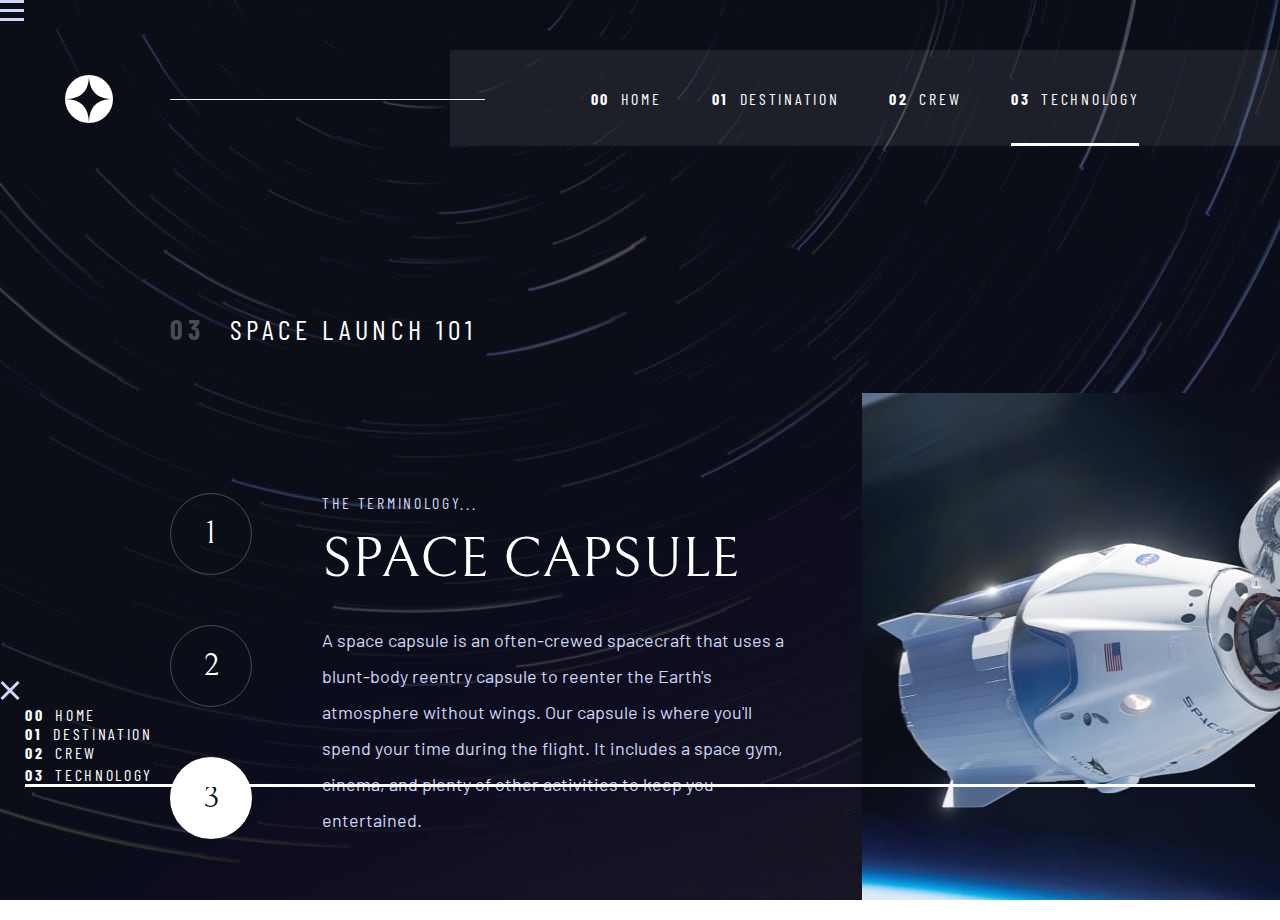
<file: technology-capsule.html>
<!DOCTYPE html>
<html lang="en">
  <head>
    <meta charset="UTF-8" />
    <meta name="viewport" content="width=device-width, initial-scale=1.0" />

    <link
      rel="icon"
      type="image/png"
      sizes="32x32"
      href="./assets/favicon-32x32.png"
    />
    <link rel="preconnect" href="https://fonts.googleapis.com" />
    <link rel="preconnect" href="https://fonts.gstatic.com" crossorigin />
    <link
      href="https://fonts.googleapis.com/css2?family=Barlow&family=Barlow+Condensed&family=Bellefair&display=swap"
      rel="stylesheet"
    />
    <link rel="stylesheet" href="styles/style.css" />
    <link rel="stylesheet" href="styles/technology.css" />

    <title>Frontend Mentor | Space tourism website</title>
  </head>
  <body>
    <div>
      <svg
        class="logo"
        xmlns="http://www.w3.org/2000/svg"
        width="48"
        height="48"
      >
        <g fill="none" fill-rule="evenodd">
          <circle cx="24" cy="24" r="24" fill="#FFF" />
          <path
            fill="#0B0D17"
            d="M24 0c0 16-8 24-24 24 15.718.114 23.718 8.114 24 24 0-16 8-24 24-24-16 0-24-8-24-24z"
          />
        </g>
      </svg>
      <hr class="nav-hr" />
      <svg
        class="nav-hamburger show"
        xmlns="http://www.w3.org/2000/svg"
        width="24"
        height="21"
      >
        <g fill="#D0D6F9" fill-rule="evenodd">
          <path d="M0 0h24v3H0zM0 9h24v3H0zM0 18h24v3H0z" />
        </g>
      </svg>
      <div class="nav-bar">
        <a class="nav-text" href="index.html">
          <span><strong class="nav-number">00</strong> Home</span>
        </a>
        <a class="nav-text" href="destination-moon.html">
          <span><strong class="nav-number">01</strong> Destination</span>
        </a>
        <a class="nav-text" href="crew-commander.html">
          <span><strong class="nav-number">02</strong> Crew</span>
        </a>
        <a class="nav-text nav-active" href="technology-vehicle.html">
          <span><strong class="nav-number">03</strong> Technology</span>
        </a>
      </div>
    </div>
    <div class="bottom-container">
      <h5 class="technology-heading">
        <strong class="technology-heading-number">03</strong>Space launch 101
      </h5>
      <div class="technology-body">
        <div class="technology-content">
          <div class="technology-navbar">
            <a href="technology-vehicle.html" class="technology-nav">1</a>
            <a href="technology-spaceport.html" class="technology-nav">2</a>
            <a href="technology-capsule.html" class="technology-nav active"
              >3</a
            >
          </div>
          <div class="technology-description">
            <h6 class="subheading">The terminology...</h6>
            <h3 class="terminology-heading">Space capsule</h3>
            <p class="terminology-description">
              A space capsule is an often-crewed spacecraft that uses a
              blunt-body reentry capsule to reenter the Earth's atmosphere
              without wings. Our capsule is where you'll spend your time during
              the flight. It includes a space gym, cinema, and plenty of other
              activities to keep you entertained.
            </p>
          </div>
        </div>
        <img
          class="technology-image"
          src="assets/technology/image-space-capsule-portrait.jpg"
          alt="space-capsule-portrait-image"
        />
      </div>
    </div>
    <div class="nav-side-menu close-menu">
      <div class="nav-side-menu-content">
        <svg
          class="nav-hamburger-close hide"
          xmlns="http://www.w3.org/2000/svg"
          width="20"
          height="21"
        >
          <g fill="#D0D6F9" fill-rule="evenodd">
            <path d="M2.575.954l16.97 16.97-2.12 2.122L.455 3.076z" />
            <path d="M.454 17.925L17.424.955l2.122 2.12-16.97 16.97z" />
          </g>
        </svg>
        <a class="nav-text" href="index.html">
          <span><strong class="nav-number">00</strong> Home</span>
        </a>
        <a class="nav-text" href="destination-moon.html">
          <span><strong class="nav-number">01</strong> Destination</span>
        </a>
        <a class="nav-text" href="crew-commander.html">
          <span><strong class="nav-number">02</strong> Crew</span>
        </a>
        <a class="nav-text nav-active" href="technology-vehicle.html">
          <span><strong class="nav-number">03</strong> Technology</span>
        </a>
      </div>
    </div>
    <script src="src/technology-capsule.js" type="text/javascript"></script>
  </body>
</html>
</file>
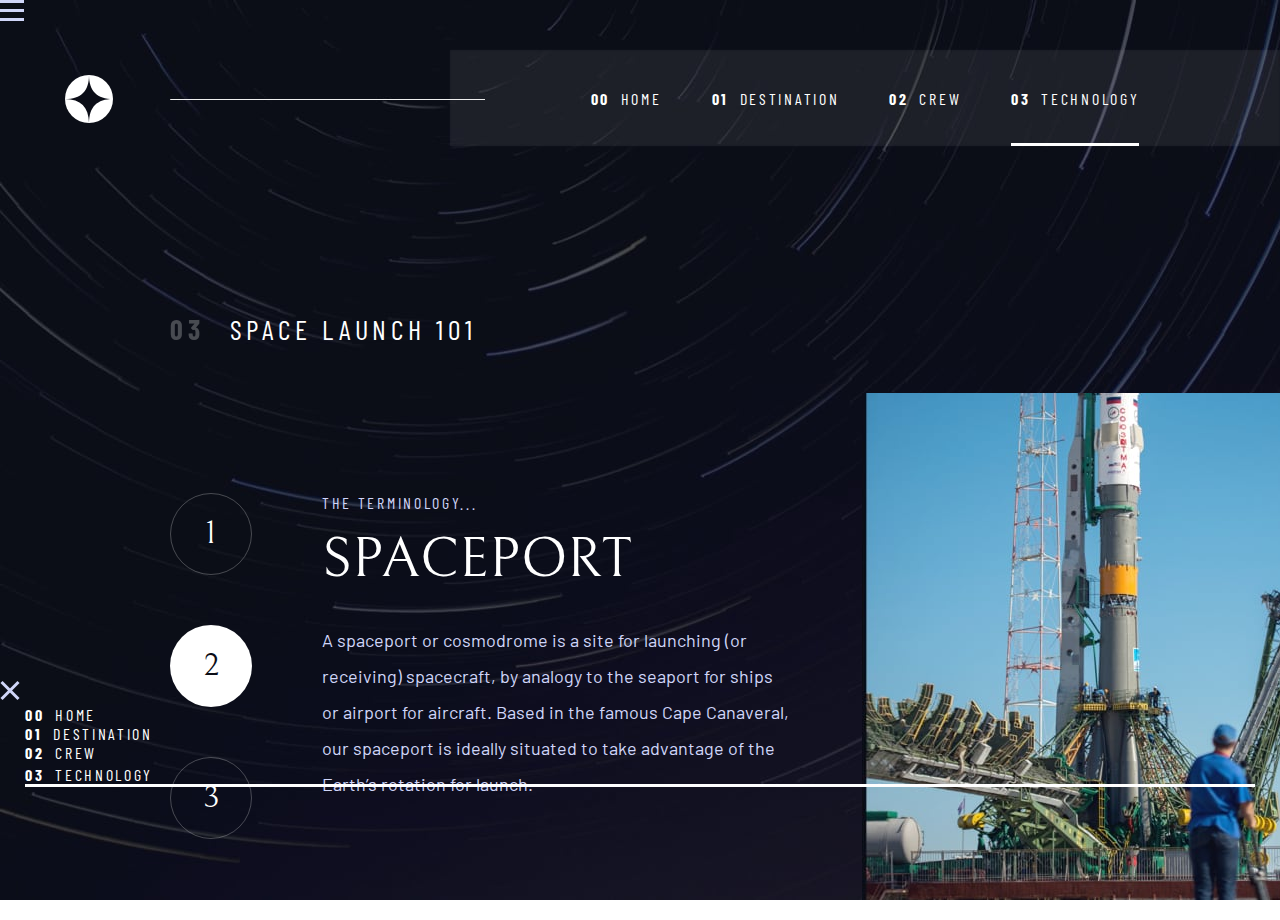
<file: technology-spaceport.html>
<!DOCTYPE html>
<html lang="en">
  <head>
    <meta charset="UTF-8" />
    <meta name="viewport" content="width=device-width, initial-scale=1.0" />

    <link
      rel="icon"
      type="image/png"
      sizes="32x32"
      href="./assets/favicon-32x32.png"
    />
    <link rel="preconnect" href="https://fonts.googleapis.com" />
    <link rel="preconnect" href="https://fonts.gstatic.com" crossorigin />
    <link
      href="https://fonts.googleapis.com/css2?family=Barlow&family=Barlow+Condensed&family=Bellefair&display=swap"
      rel="stylesheet"
    />
    <link rel="stylesheet" href="styles/style.css" />
    <link rel="stylesheet" href="styles/technology.css" />

    <title>Frontend Mentor | Space tourism website</title>
  </head>
  <body>
    <div>
      <svg
        class="logo"
        xmlns="http://www.w3.org/2000/svg"
        width="48"
        height="48"
      >
        <g fill="none" fill-rule="evenodd">
          <circle cx="24" cy="24" r="24" fill="#FFF" />
          <path
            fill="#0B0D17"
            d="M24 0c0 16-8 24-24 24 15.718.114 23.718 8.114 24 24 0-16 8-24 24-24-16 0-24-8-24-24z"
          />
        </g>
      </svg>
      <hr class="nav-hr" />
      <svg
        class="nav-hamburger show"
        xmlns="http://www.w3.org/2000/svg"
        width="24"
        height="21"
      >
        <g fill="#D0D6F9" fill-rule="evenodd">
          <path d="M0 0h24v3H0zM0 9h24v3H0zM0 18h24v3H0z" />
        </g>
      </svg>
      <div class="nav-bar">
        <a class="nav-text" href="index.html">
          <span><strong class="nav-number">00</strong> Home</span>
        </a>
        <a class="nav-text" href="destination-moon.html">
          <span><strong class="nav-number">01</strong> Destination</span>
        </a>
        <a class="nav-text" href="crew-commander.html">
          <span><strong class="nav-number">02</strong> Crew</span>
        </a>
        <a class="nav-text nav-active" href="technology-vehicle.html">
          <span><strong class="nav-number">03</strong> Technology</span>
        </a>
      </div>
    </div>
    <div class="bottom-container">
      <h5 class="technology-heading">
        <strong class="technology-heading-number">03</strong>Space launch 101
      </h5>
      <div class="technology-body">
        <div class="technology-content">
          <div class="technology-navbar">
            <a href="technology-vehicle.html" class="technology-nav">1</a>
            <a href="technology-spaceport.html" class="technology-nav active"
              >2</a
            >
            <a href="technology-capsule.html" class="technology-nav">3</a>
          </div>
          <div class="technology-description">
            <h6 class="subheading">The terminology...</h6>
            <h3 class="terminology-heading">Spaceport</h3>
            <p class="terminology-description">
              A spaceport or cosmodrome is a site for launching (or receiving)
              spacecraft, by analogy to the seaport for ships or airport for
              aircraft. Based in the famous Cape Canaveral, our spaceport is
              ideally situated to take advantage of the Earth’s rotation for
              launch.
            </p>
          </div>
        </div>
        <img
          class="technology-image"
          src="assets/technology/image-spaceport-portrait.jpg"
          alt="spaceport-portrait-image"
        />
      </div>
    </div>
    <div class="nav-side-menu close-menu">
      <div class="nav-side-menu-content">
        <svg
          class="nav-hamburger-close hide"
          xmlns="http://www.w3.org/2000/svg"
          width="20"
          height="21"
        >
          <g fill="#D0D6F9" fill-rule="evenodd">
            <path d="M2.575.954l16.97 16.97-2.12 2.122L.455 3.076z" />
            <path d="M.454 17.925L17.424.955l2.122 2.12-16.97 16.97z" />
          </g>
        </svg>
        <a class="nav-text" href="index.html">
          <span><strong class="nav-number">00</strong> Home</span>
        </a>
        <a class="nav-text" href="destination-moon.html">
          <span><strong class="nav-number">01</strong> Destination</span>
        </a>
        <a class="nav-text" href="crew-commander.html">
          <span><strong class="nav-number">02</strong> Crew</span>
        </a>
        <a class="nav-text nav-active" href="technology-vehicle.html">
          <span><strong class="nav-number">03</strong> Technology</span>
        </a>
      </div>
    </div>
    <script src="src/technology-spaceport.js" type="text/javascript"></script>
  </body>
</html>
</file>
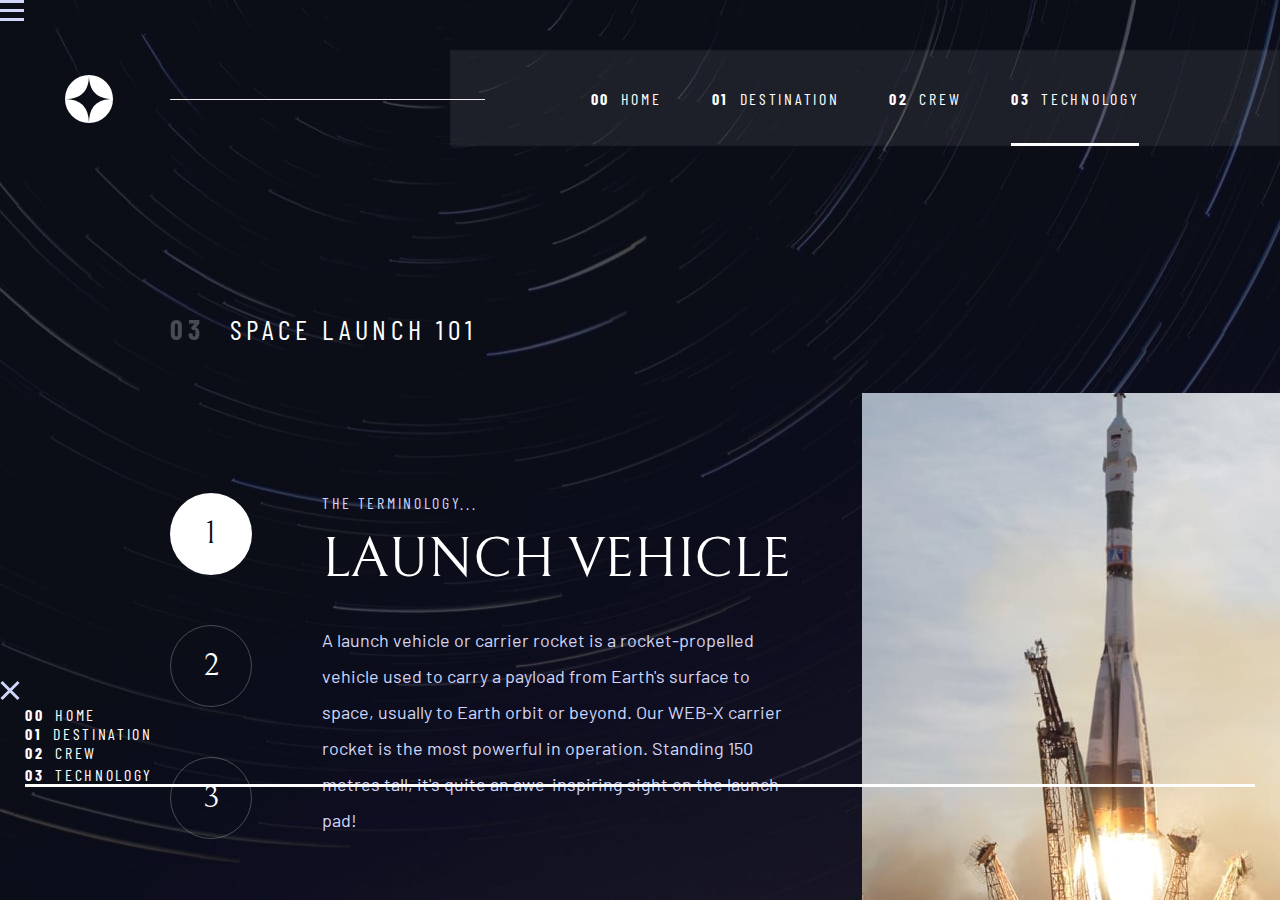
<file: technology-vehicle.html>
<!DOCTYPE html>
<html lang="en">
  <head>
    <meta charset="UTF-8" />
    <meta name="viewport" content="width=device-width, initial-scale=1.0" />

    <link
      rel="icon"
      type="image/png"
      sizes="32x32"
      href="./assets/favicon-32x32.png"
    />
    <link rel="preconnect" href="https://fonts.googleapis.com" />
    <link rel="preconnect" href="https://fonts.gstatic.com" crossorigin />
    <link
      href="https://fonts.googleapis.com/css2?family=Barlow&family=Barlow+Condensed&family=Bellefair&display=swap"
      rel="stylesheet"
    />
    <link rel="stylesheet" href="styles/style.css" />
    <link rel="stylesheet" href="styles/technology.css" />

    <title>Frontend Mentor | Space tourism website</title>
  </head>
  <body>
    <div>
      <svg
        class="logo"
        xmlns="http://www.w3.org/2000/svg"
        width="48"
        height="48"
      >
        <g fill="none" fill-rule="evenodd">
          <circle cx="24" cy="24" r="24" fill="#FFF" />
          <path
            fill="#0B0D17"
            d="M24 0c0 16-8 24-24 24 15.718.114 23.718 8.114 24 24 0-16 8-24 24-24-16 0-24-8-24-24z"
          />
        </g>
      </svg>
      <hr class="nav-hr" />
      <svg
        class="nav-hamburger show"
        xmlns="http://www.w3.org/2000/svg"
        width="24"
        height="21"
      >
        <g fill="#D0D6F9" fill-rule="evenodd">
          <path d="M0 0h24v3H0zM0 9h24v3H0zM0 18h24v3H0z" />
        </g>
      </svg>
      <div class="nav-bar">
        <a class="nav-text" href="index.html">
          <span><strong class="nav-number">00</strong> Home</span>
        </a>
        <a class="nav-text" href="destination-moon.html">
          <span><strong class="nav-number">01</strong> Destination</span>
        </a>
        <a class="nav-text" href="crew-commander.html">
          <span><strong class="nav-number">02</strong> Crew</span>
        </a>
        <a class="nav-text nav-active" href="technology-vehicle.html">
          <span><strong class="nav-number">03</strong> Technology</span>
        </a>
      </div>
    </div>
    <div class="bottom-container">
      <h5 class="technology-heading">
        <strong class="technology-heading-number">03</strong>Space launch 101
      </h5>
      <div class="technology-body">
        <div class="technology-content">
          <div class="technology-navbar">
            <a href="technology-vehicle.html" class="technology-nav active"
              >1</a
            >
            <a href="technology-spaceport.html" class="technology-nav">2</a>
            <a href="technology-capsule.html" class="technology-nav">3</a>
          </div>
          <div class="technology-description">
            <h6 class="subheading">The terminology...</h6>
            <h3 class="terminology-heading">Launch vehicle</h3>
            <p class="terminology-description">
              A launch vehicle or carrier rocket is a rocket-propelled vehicle
              used to carry a payload from Earth's surface to space, usually to
              Earth orbit or beyond. Our WEB-X carrier rocket is the most
              powerful in operation. Standing 150 metres tall, it's quite an
              awe-inspiring sight on the launch pad!
            </p>
          </div>
        </div>
        <img
          class="technology-image"
          src="assets/technology/image-launch-vehicle-portrait.jpg"
          alt="launch-vehicle-portrait-image"
        />
      </div>
    </div>
    <div class="nav-side-menu close-menu">
      <div class="nav-side-menu-content">
        <svg
          class="nav-hamburger-close hide"
          xmlns="http://www.w3.org/2000/svg"
          width="20"
          height="21"
        >
          <g fill="#D0D6F9" fill-rule="evenodd">
            <path d="M2.575.954l16.97 16.97-2.12 2.122L.455 3.076z" />
            <path d="M.454 17.925L17.424.955l2.122 2.12-16.97 16.97z" />
          </g>
        </svg>
        <a class="nav-text" href="index.html">
          <span><strong class="nav-number">00</strong> Home</span>
        </a>
        <a class="nav-text" href="destination-moon.html">
          <span><strong class="nav-number">01</strong> Destination</span>
        </a>
        <a class="nav-text" href="crew-commander.html">
          <span><strong class="nav-number">02</strong> Crew</span>
        </a>
        <a class="nav-text nav-active" href="technology-vehicle.html">
          <span><strong class="nav-number">03</strong> Technology</span>
        </a>
      </div>
    </div>
    <script src="src/technology-vehicle.js" type="text/javascript"></script>
  </body>
</html>
</file>
<file: styles/style.css>
body {
  color: #ffffff;
  height: 100vh;
  font-family: 'Barlow', sans-serif;
  font-size: 1.125rem;
  margin: 0;
}

h1 {
  color: #ffffff;
  font-family: "Bellefair", serif;
  font-size: 9.375rem;
  text-transform: uppercase;
  font-weight: 400;
}

h2 {
  color: #ffffff;
  font-family: "Bellefiar", serif;
  font-size: 6.25rem;
  text-transform: uppercase;
  font-weight: 400;
}

h3 {
  color: #ffffff;
  font-family: "Bellefair", serif;
  font-size: 3.5rem;
  text-transform: uppercase;
  font-weight: 400;
}

h4 {
  color: #ffffff;
  font-family: "Bellefair", serif;
  font-size: 2rem;
  text-transform: uppercase;
  font-weight: 400;
}

h5 {
  color: #d0d6f9;
  font-family: "Barlow Condensed", sans-serif;
  font-size: 1.75rem;
  letter-spacing: 4.75px;
  text-transform: uppercase;
  font-weight: 400;
}

.subheading1 {
  color: #ffffff;
  font-family: "Bellefair", serif;
  font-size: 1.75rem;
  text-transform: uppercase;
  font-weight: 400;
}

.subheading2 {
  color: #ffffff;
  letter-spacing: 2.35px;
  font-family: "Barlow Condensed", sans-serif;
  font-size: 0.875rem;
  text-transform: uppercase;
  font-weight: 400;
}

.nav-text {
  color: #ffffff;
  letter-spacing: 2.7px;
  font-family: "Barlow Condensed", sans-serif;
  font-size: 1rem;
  text-transform: uppercase;
}
</file>
<file: styles/index.css>
body {
  background: center/cover url("../assets/home/background-home-desktop.jpg");
  background-attachment: fixed;
}

.logo {
  left: 65px;
  position: absolute;
  top: 75px;
}

.nav-hr {
  border-top: none;
  position: absolute;
  top: 90px;
  right: 795px;
  z-index: 1;
  left: 170px;
}

.nav-hamburger {
  visibility: hidden;
}

.nav-hamburger-close {
  visibility: hidden;
}

.nav-side-menu {
  visibility: hidden;
}

.nav-bar {
  background-color: rgba(255, 255, 255, 0.04);
  display: flex;
  height: 96px;
  justify-content: center;
  position: absolute;
  right: 0;
  top: 50px;
  text-align: center;
  width: 830px;
}

.nav-bar::before {
  background-color: rgba(255, 255, 255, 0.04);
  content: "";
  filter: blur(1px);
  height: 96px;
  position: inherit;
  width: 830px;
}

.nav-text {
  align-items: center;
  display: flex;
  margin: 0 25px;
  position: relative;
  text-decoration: none;
}

.nav-text:hover {
  border-top: 3px solid rgba(255, 255, 255, 0);
  border-bottom: 3px solid rgba(255, 255, 255, 0.5);
}

.nav-number {
  margin-right: 5px;
}

.nav-active {
  border-top: 3px solid rgba(255, 255, 255, 0);
  border-bottom: 3px solid #ffffff;
}

.bottom-container {
  display: flex;
  justify-content: space-between;
  padding: 0 170px;
  position: relative;
  top: 25rem;
}

h1 {
  padding-left: 5px;
}

p.description {
  color: #d0d6f9;
  line-height: 2;
  width: 40%;
}

.explore-btn {
  align-items: center;
  background-color: #fff;
  border: 0;
  border-radius: 50%;
  color: black;
  display: flex;
  height: 274px;
  justify-content: center;
  position: absolute;
  top: 170px;
  right: 170px;
  text-align: center;
  box-shadow: 0 0 0 0 rgba(255, 255, 255, 0.1);
  transition-property: box-shadow;
  transition-duration: 0.25s;
  width: 274px;
}

.explore-btn:hover {
  box-shadow: 0px 0px 0px 88px rgba(255, 255, 255, 0.1);
  transition-property: box-shadow;
  transition-duration: 0.25s;
}

.explore-text {
  color: #0b0d17;
  font-family: "Bellefair", serif;
  font-size: 2rem;
  letter-spacing: 2px;
  text-transform: uppercase;
}

@media screen and (max-width: 800px) {
  html,
  body {
    width: 100%;
    height: 100%;
    margin: 0px;
    padding: 0px;
    overflow-x: hidden;
  }

  body {
    background: center/cover url("../assets/home/background-home-mobile.jpg");
    background-attachment: fixed;
  }

  h1 {
    font-size: 5rem;
    margin-bottom: 35px;
    margin-top: 0;
    padding-left: 0;
  }

  h5 {
    margin-bottom: 25px;
    font-size: 1rem;
  }

  .logo {
    left: 24px;
    top: 24px;
  }

  .nav-hr {
    display: none;
  }

  .nav-bar {
    display: none;
  }

  .nav-hamburger {
    position: absolute;
    right: 25px;
    top: 38px;
    visibility: visible;
    z-index: 1;
  }

  .nav-hamburger-close {
    position: fixed;
    right: 25px;
    top: 38px;
  }

  .hide {
    visibility: hidden;
  }

  .show {
    visibility: visible;
  }

  .nav-bar {
    visibility: hidden;
  }

  .nav-side-menu {
    background: linear-gradient(
      to right bottom,
      rgb(11, 13, 23, 0.9),
      rgba(208, 214, 249, 0.9) 180%
    );
    bottom: 0;
    opacity: 0;
    position: absolute;
    right: 0;
    top: 0;
    transition-duration: 0.25s;
    transition-property: opacity, visibility, width;
    visibility: hidden;
    width: 50%;
  }

  .close-menu {
    opacity: 0;
    visibility: hidden;
    width: 50%;
  }

  .open-menu {
    opacity: 1;
    visibility: visible;
    width: 65%;
  }

  .nav-side-menu::before {
    background-color: rgba(255, 255, 255, 0.04);
    filter: blur(1px);
    bottom: 0;
    position: inherit;
    right: 0;
    top: 0;
    width: 100%;
  }

  .nav-side-menu-content {
    position: relative;
    padding-left: 15%;
    top: 145px;
  }

  .nav-text {
    height: 30px;
    letter-spacing: 2.7px;
    line-height: 19.2px;
    margin: 0 0 32px 0;
    text-decoration: none;
  }

  .nav-text:hover {
    border-top: 0;
    border-bottom: 0;
  }

  .nav-active {
    border-top: 0;
    border-bottom: 0;
    border-right: 4px solid #fff;
  }

  .bottom-container {
    display: block;
    padding: 0 25px;
    text-align: center;
    top: 115px;
  }

  p.description {
    font-size: 0.9375rem;
    line-height: 1.5625;
    width: 65%;
    margin: 0 auto;
  }

  @media screen and (max-width: 500px) {
    p.description {
      width: 100%;
    }
  }

  .explore-btn {
    height: 150px;
    width: 150px;
  }

  .explore-text {
    font-size: 1.25rem;
  }

  .explore-container {
    display: flex;
    justify-content: center;
    margin-top: 90px;
  }

  .explore-btn {
    height: 150px;
    position: inherit;
    width: 150px;
  }
}

@media screen and (max-width: 1080px) and (min-width: 800px) {
  html,
  body {
    width: 100%;
    height: 100%;
    margin: 0px;
    padding: 0px;
    overflow-x: hidden;
  }

  body {
    background: center/cover url("../assets/home/background-home-tablet.jpg");
    background-attachment: fixed;
  }

  h1 {
    margin-top: 0;
    margin-bottom: 35px;
    padding-left: 0;
  }

  h5 {
    margin-bottom: 25px;
  }

  .logo {
    top: 25px;
    left: 35px;
  }

  .nav-hr {
    display: none;
  }

  .nav-hamburger {
    visibility: hidden;
  }

  .nav-bar {
    top: 0;
    width: 65%;
  }

  .nav-text {
    font-size: 0.875rem;
    margin: 0 15px;
  }

  .nav-bar:before {
    width: 100%;
  }

  .nav-number {
    display: none;
  }

  .bottom-container {
    display: block;
    top: 160px;
    text-align: center;
  }

  p.description {
    width: 85%;
    text-align: center;
    margin: 0 auto;
  }

  .explore-container {
    display: flex;
    justify-content: center;
    margin-top: 90px;
  }

  .explore-btn {
    height: 242px;
    position: inherit;
    width: 242px;
  }
}
</file>
<file: styles/crew.css>
html,
body {
  width: 100%;
  height: 100%;
  margin: 0px;
  padding: 0px;
  overflow-x: hidden;
}

body {
  background: center/cover url("../assets/crew/background-crew-desktop.jpg");
  background-attachment: fixed;
}

h5 {
  color: #ffffff;
}

.logo {
  left: 65px;
  position: absolute;
  top: 75px;
}

.nav-hr {
  border-top: none;
  position: absolute;
  top: 90px;
  right: 795px;
  z-index: 2;
  left: 170px;
}

.nav-hamburger {
  visibility: hidden;
}

.nav-hamburger-close {
  visibility: hidden;
}

.nav-side-menu {
  visibility: hidden;
}

.nav-bar {
  background-color: rgba(255, 255, 255, 0.04);
  display: flex;
  height: 96px;
  justify-content: center;
  position: absolute;
  right: 0;
  top: 50px;
  text-align: center;
  width: 830px;
  z-index: 3;
}

.nav-bar::before {
  background-color: rgba(255, 255, 255, 0.04);
  content: "";
  filter: blur(1px);
  height: 96px;
  position: inherit;
  width: 830px;
}

.nav-text {
  align-items: center;
  display: flex;
  margin: 0 25px;
  position: relative;
  text-decoration: none;
}

.nav-text:hover {
  border-top: 3px solid rgba(255, 255, 255, 0);
  border-bottom: 3px solid rgba(255, 255, 255, 0.5);
}

.nav-number {
  margin-right: 5px;
}

.nav-active {
  border-top: 3px solid rgba(255, 255, 255, 0);
  border-bottom: 3px solid #ffffff;
}

.bottom-container {
  display: flex;
  justify-content: space-between;
  padding: 0 170px;
  position: relative;
  top: 15rem;
  z-index: 2;
}

.crew-heading {
  font-weight: 400;
  margin: 0 0 10rem;
}

.crew-heading-number {
  font-weight: bold;
  opacity: 0.25;
  padding-right: 25px;
}

.crew-heading-title {
  margin: 0 0 1.5rem;
  opacity: 0.5;
  text-transform: uppercase;
}

.crew-heading-name {
  margin: 0 0 2rem;
}

.crew-description {
  color: #d0d6f9;
  line-height: 2;
  width: 444px;
}

.crew-navbar {
  margin-top: 8rem;
  margin-bottom: 50px;
}

.crew-nav-link {
  background-color: #fff;
  border-radius: 50%;
  display: inline-block;
  height: 15px;
  margin: 0 15px 0;
  opacity: 0.17;
  width: 15px;
}

.crew-nav-link:first-child {
  margin: 0 15px 0 0;
}

.active {
  opacity: 1;
}

.crew-nav-link:hover {
  opacity: 0.5;
}

@media screen and (max-width: 800px) {
  html,
  body {
    width: 100%;
    height: 100%;
    margin: 0px;
    padding: 0px;
    overflow-x: hidden;
  }

  body {
    background: center/cover url("../assets/crew/background-crew-mobile.jpg");
    background-attachment: fixed;
  }

  .logo {
    left: 24px;
    top: 24px;
  }

  .nav-hr {
    display: none;
  }

  .nav-bar {
    display: none;
  }

  .nav-hamburger {
    position: absolute;
    right: 25px;
    top: 38px;
    visibility: visible;
    z-index: 1;
  }

  .nav-hamburger-close {
    position: fixed;
    right: 25px;
    top: 38px;
  }

  .hide {
    visibility: hidden;
  }

  .show {
    visibility: visible;
  }

  .nav-bar {
    visibility: hidden;
  }

  .nav-side-menu {
    background: linear-gradient(
      to right bottom,
      rgb(11, 13, 23, 0.9),
      rgba(208, 214, 249, 0.9) 180%
    );
    bottom: 0;
    opacity: 0;
    position: absolute;
    right: 0;
    top: 0;
    transition-duration: 0.25s;
    transition-property: opacity, visibility, width;
    visibility: hidden;
    width: 50%;
    z-index: 3;
  }

  .close-menu {
    opacity: 0;
    visibility: hidden;
    width: 50%;
  }

  .open-menu {
    opacity: 1;
    visibility: visible;
    width: 65%;
  }

  .nav-side-menu::before {
    background-color: rgba(255, 255, 255, 0.04);
    filter: blur(1px);
    bottom: 0;
    position: inherit;
    right: 0;
    top: 0;
    width: 100%;
  }

  .nav-side-menu-content {
    position: relative;
    padding-left: 15%;
    top: 145px;
  }

  .nav-text {
    height: 30px;
    letter-spacing: 2.7px;
    line-height: 19.2px;
    margin: 0 0 32px 0;
    text-decoration: none;
  }

  .nav-text:hover {
    border-top: 0;
    border-bottom: 0;
  }
  
  .nav-active {
    border-top: 0;
    border-bottom: 0;
    border-right: 4px solid #fff;
  }

  .bottom-container {
    display: block;
    padding: 0 25px;
    text-align: center;
    top: 75px;
  }

  .crew-heading {
    font-size: 1rem;
    line-height: 19.2px;
    letter-spacing: 2.7px;
    margin: 25px 0 30px 0;
  }

  .mobile-hr {
    position: relative;
    top: -5px;
    border-top: 0;
    margin-top: 0;
  }

  .crew-heading-title {
    font-size: 1rem;
    line-height: 18.34px;
    margin-bottom: 15px;
  }

  .crew-heading-name {
    font-size: 1.5rem;
    line-height: 27.5px;
  }

  p.crew-description {
    font-size: 0.9375rem;
    line-height: 25px;
    width: auto;
  }

  .crew-nav-link {
    height: 10px;
    width: 10px;
  }

  .crew-navbar {
    margin: 30px 0;
  }

  .crew-image {
    width: 177.12px;
  }
}

@media screen and (max-width: 1080px) and (min-width: 800px) {
  html,
  body {
    width: 100%;
    height: 100%;
    margin: 0px;
    padding: 0px;
    overflow-x: hidden;
  }

  body {
    background: center/cover url("../assets/crew/background-crew-tablet.jpg");
    background-attachment: fixed;
  }

  .logo {
    top: 25px;
    left: 35px;
  }

  .nav-hr {
    display: none;
  }

  .nav-bar {
    top: 0;
    width: 65%;
    z-index: 3;
  }

  .nav-bar::before {
    width: 100%;
    z-index: 2;
  }

  .nav-number {
    display: none;
  }

  .nav-text {
    font-size: 0.875rem;
    margin: 0 15px;
    z-index: 3;
  }

  .bottom-container {
    display: block;
    padding: 0 34px;
    text-align: center;
    top: 135px;
    z-index: 1;
  }

  .crew-heading {
    font-size: 1.25rem;
    letter-spacing: 3.38px;
    line-height: 24px;
    margin: 0 0 60px;
    text-align: left;
  }

  .crew-heading-title {
    font-size: 1.5rem;
    line-height: 27.5px;
  }

  .crew-heading-name {
    font-size: 2.5rem;
    line-height: 45.84px;
  }

  p.crew-description {
    font-size: 1rem;
    line-height: 28px;
    margin: 0 auto;
  }

  .crew-navbar {
    margin: 60px 0;
  }

  .crew-image {
    width: 456.37px;
  }
}
</file>
<file: styles/destination.css>
body {
  background: center/cover
    url("../assets/destination/background-destination-desktop.jpg");
  background-attachment: fixed;
}

h5 {
  color: #ffffff;
}

.logo {
  left: 65px;
  position: absolute;
  top: 75px;
}

.nav-hr {
  border-top: none;
  display: inherit;
  position: absolute;
  top: 90px;
  right: 795px;
  z-index: 1;
  left: 170px;
}

.nav-hamburger {
  visibility: hidden;
}

.nav-hamburger-close {
  visibility: hidden;
}

.nav-side-menu {
  visibility: hidden;
}

.nav-bar {
  background-color: rgba(255, 255, 255, 0.04);
  display: flex;
  height: 96px;
  justify-content: center;
  position: absolute;
  right: 0;
  top: 50px;
  text-align: center;
  width: 830px;
}

.nav-bar::before {
  background-color: rgba(255, 255, 255, 0.04);
  content: "";
  filter: blur(1px);
  height: 96px;
  position: inherit;
  width: 830px;
}

.nav-text {
  align-items: center;
  display: flex;
  margin: 0 25px;
  position: relative;
  text-decoration: none;
}

.nav-text:hover {
  border-top: 3px solid rgba(255, 255, 255, 0);
  border-bottom: 3px solid rgba(255, 255, 255, 0.5);
}

.nav-number {
  margin-right: 5px;
}

.bottom-container {
  display: flex;
  justify-content: space-between;
  padding: 0 170px;
  position: relative;
  top: 15rem;
}

.section-left {
}

.section-right {
  padding: 10rem 0 0 5rem;
}

.header-text {
  opacity: 0.25;
  padding-right: 25px;
}

.planet-image {
  padding: 5rem 5rem 0 5rem;
}

.destination-nav {
  display: flex;
  height: 2.5rem;
}

.destination-nav-text {
  color: #d0d6f9;
  border-top: 3px solid rgba(255, 255, 255, 0);
  margin: 0 15px;
  position: relative;
  text-decoration: none;
  text-transform: uppercase;
}

.destination-nav-active {
  border-top: 3px solid rgba(255, 255, 255, 0);
  border-bottom: 3px solid #ffffff;
  color: #ffffff;
}

.nav-active {
  border-top: 3px solid rgba(255, 255, 255, 0);
  border-bottom: 3px solid #ffffff;
  color: #ffffff;
}

.destination-nav-text:hover {
  border-bottom: 3px solid rgba(255, 255, 255, 0.5);
}

a.destination-nav-text:first-child {
  margin: 0 15px 0 0;
}

.destination-heading {
  font-weight: lighter;
  margin: 2.5rem 0;
}

.destination-hr {
  border-top: none;
  border: 1px solid #383b4b;
  margin: auto 0 2rem;
}

p.description {
  color: #d0d6f9;
  line-height: 2;
  margin: auto 0 4rem;
}

.bottom-description-container {
  display: flex;
}

.distance {
  display: grid;
  width: 50%;
}

.travel {
  display: grid;
  width: 50%;
}

.distance-heading {
  color: #d0d6f9;
  font-family: "Barlow Condensed", sans-serif;
  font-size: 0.875rem;
  letter-spacing: 2.36px;
  margin-bottom: 0.5rem;
  text-transform: uppercase;
}

.distance-value {
  font-family: "Bellefair", serif;
  font-size: 1.75rem;
  text-transform: uppercase;
}

.travel-heading {
  color: #d0d6f9;
  font-family: "Barlow Condensed", sans-serif;
  font-size: 0.875rem;
  letter-spacing: 2.36px;
  margin-bottom: 0.5rem;
  text-transform: uppercase;
}

.travel-value {
  font-family: "Bellefair", serif;
  font-size: 1.75rem;
  text-transform: uppercase;
}

@media screen and (max-width: 800px) {
  html,
  body {
    width: 100%;
    height: 100%;
    margin: 0px;
    padding: 0px;
    overflow-x: hidden;
  }

  body {
    background: center/cover
      url("../assets/destination/background-destination-mobile.jpg");
    background-attachment: fixed;
  }

  h2 {
    font-size: 3.5rem;
  }

  h5 {
    font-size: 1rem;
    letter-spacing: 2.7px;
  }

  .logo {
    left: 24px;
    top: 24px;
  }

  .nav-hr {
    display: none;
  }

  .nav-bar {
    display: none;
  }

  .nav-hamburger {
    position: absolute;
    right: 25px;
    top: 38px;
    visibility: visible;
    z-index: 1;
  }

  .nav-hamburger-close {
    position: fixed;
    right: 25px;
    top: 38px;
  }

  .hide {
    visibility: hidden;
  }

  .show {
    visibility: visible;
  }

  .nav-bar {
    visibility: hidden;
  }

  .nav-side-menu {
    background: linear-gradient(
      to right bottom,
      rgb(11, 13, 23, 0.9),
      rgba(208, 214, 249, 0.9) 180%
    );
    bottom: 0;
    opacity: 0;
    position: absolute;
    right: 0;
    top: 0;
    transition-duration: 0.25s;
    transition-property: opacity, visibility, width;
    visibility: hidden;
    width: 50%;
  }

  .close-menu {
    opacity: 0;
    visibility: hidden;
    width: 50%;
  }

  .open-menu {
    opacity: 1;
    visibility: visible;
    width: 65%;
  }

  .nav-side-menu::before {
    background-color: rgba(255, 255, 255, 0.04);
    filter: blur(1px);
    bottom: 0;
    position: inherit;
    right: 0;
    top: 0;
    width: 100%;
  }

  .nav-side-menu-content {
    position: relative;
    padding-left: 15%;
    top: 145px;
  }

  .nav-text {
    height: 30px;
    letter-spacing: 2.7px;
    line-height: 19.2px;
    margin: 0 0 32px 0;
    text-decoration: none;
  }

  .nav-text:hover {
    border-top: 0;
    border-bottom: 0;
  }
  
  .nav-active {
    border-top: 0;
    border-bottom: 0;
    border-right: 4px solid #fff;
  }

  .bottom-container {
    display: block;
    padding: 0 25px;
    text-align: center;
    top: 75px;
  }

  .section-right {
    margin: 50px auto 0;
    padding: 0 0 60px 0;
    text-align: center;
    width: 85%;
  }

  .planet-image {
    height: 170px;
    padding: 50px 0 0;
    width: 170px;
  }

  .destination-nav {
    justify-content: center;
  }

  .destination-nav-text {
    font-size: 0.875rem;
    letter-spacing: 2.36px;
  }

  p.description {
    font-size: 0.9375rem;
    line-height: 25px;
  }

  .bottom-description-container {
    display: flex;
    flex-direction: column;
    align-items: center;
  }

  .destination-hr {
    margin-bottom: 50px;
  }

  .distance {
    padding-bottom: 50px;
  }

  .distance-heading {
    line-height: 16.8px;
    letter-spacing: 2.36px;
  }

  .distance-value {
    line-height: 32.09px;
  }
}

@media screen and (max-width: 1080px) and (min-width: 800px) {
  html,
  body {
    width: 100%;
    height: 100%;
    margin: 0px;
    padding: 0px;
    overflow-x: hidden;
  }

  body {
    background: center/cover
      url("../assets/destination/background-destination-tablet.jpg");
    background-attachment: fixed;
  }

  h2 {
    font-size: 5rem;
  }

  h5 {
    font-size: 1.25rem;
    text-align: left;
  }

  .logo {
    top: 25px;
    left: 35px;
  }

  .nav-hr {
    display: none;
  }

  .nav-bar {
    top: 0;
    width: 65%;
    z-index: 3;
  }

  .nav-bar::before {
    width: 100%;
    z-index: 2;
  }

  .nav-number {
    display: none;
  }

  .nav-text {
    font-size: 0.875rem;
    margin: 0 15px;
    z-index: 3;
  }

  .bottom-container {
    display: block;
    padding: 0 34px;
    top: 135px;
    z-index: 1;
  }

  .section-left {
    text-align: center;
  }

  .section-right {
    margin: 60px auto 0;
    padding: 0 0 60px 0;
    text-align: center;
    width: 85%;
  }

  .planet-image {
    padding: 60px 0 0;
    width: 300px;
  }

  .destination-nav {
    font-size: 1rem;
    justify-content: center;
  }

  p.description {
    font-size: 1rem;
  }

  .distance-heading {
    margin-bottom: 1rem;
  }
}
</file>
<file: styles/technology.css>
html,
body {
  width: 100%;
  height: 100%;
  margin: 0px;
  padding: 0px;
  overflow-x: hidden;
}

body {
  background: center/cover
    url("../assets/technology/background-technology-desktop.jpg");
  background-attachment: fixed;
}

h5 {
  color: #ffffff;
}

.logo {
  left: 65px;
  position: absolute;
  top: 75px;
}

.nav-hr {
  border-top: none;
  position: absolute;
  top: 90px;
  right: 795px;
  z-index: 1;
  left: 170px;
}

.nav-bar {
  background-color: rgba(255, 255, 255, 0.04);
  display: flex;
  height: 96px;
  justify-content: center;
  position: absolute;
  right: 0;
  top: 50px;
  text-align: center;
  width: 830px;
}

.nav-bar::before {
  background-color: rgba(255, 255, 255, 0.04);
  content: "";
  filter: blur(1px);
  height: 96px;
  position: inherit;
  width: 830px;
}

.nav-text {
  align-items: center;
  display: flex;
  margin: 0 25px;
  position: relative;
  text-decoration: none;
}

.nav-text:hover {
  border-top: 3px solid rgba(255, 255, 255, 0);
  border-bottom: 3px solid rgba(255, 255, 255, 0.5);
}

.nav-number {
  margin-right: 5px;
}

.nav-active {
  border-top: 3px solid rgba(255, 255, 255, 0);
  border-bottom: 3px solid #ffffff;
}

.bottom-container {
  justify-content: space-between;
  padding: 0 0 0 170px;
  position: relative;
  top: 15rem;
}

.technology-heading {
  display: block;
}

.technology-heading-number {
  opacity: 0.25;
  padding-right: 25px;
}

.technology-body {
  display: flex;
  justify-content: space-between;
}

.technology-content {
  margin-top: 100px;
  display: flex;
}

.technology-navbar {
  padding-right: 70px;
}

.technology-nav {
  align-items: center;
  border: 1px solid rgba(255, 255, 255, 0.25);
  border-radius: 50%;
  color: #fff;
  display: flex;
  font-family: "Bellefair", serif;
  font-size: 2rem;
  height: 80px;
  justify-content: center;
  margin-bottom: 50px;
  text-decoration: none;
  width: 80px;
}

.technology-nav:hover {
  border: 1px solid rgba(255, 255, 255, 1);
}

.active {
  background-color: #fff;
  color: #0b0d17;
}

.subheading {
  color: #d0d6f9;
  font-family: "Barlow Condensed", sans-serif;
  font-size: 1rem;
  font-weight: 400;
  letter-spacing: 2.7px;
  margin: 0 0 15px 0;
  text-transform: uppercase;
}

.terminology-heading {
  margin-top: 0;
  margin-bottom: 30px;
}

.terminology-description {
  color: #d0d6f9;
  line-height: 2;
  padding-right: 70px;
  width: 470px;
}

@media screen and (max-width: 800px) {
  html,
  body {
    width: 100%;
    height: 100%;
    margin: 0px;
    padding: 0px;
    overflow-x: hidden;
  }

  body {
    background: center/cover
      url("../assets/technology/background-technology-mobile.jpg");
    background-attachment: fixed;
  }

  .logo {
    left: 24px;
    top: 24px;
  }

  .nav-hr {
    display: none;
  }

  .nav-bar {
    display: none;
  }

  .nav-hamburger {
    position: absolute;
    right: 25px;
    top: 38px;
    visibility: visible;
    z-index: 1;
  }

  .nav-hamburger-close {
    position: fixed;
    right: 25px;
    top: 38px;
  }

  .hide {
    visibility: hidden;
  }

  .show {
    visibility: visible;
  }

  .nav-bar {
    visibility: hidden;
  }

  .nav-side-menu {
    background: linear-gradient(
      to right bottom,
      rgb(11, 13, 23, 0.9),
      rgba(208, 214, 249, 0.9) 180%
    );
    bottom: 0;
    opacity: 0;
    position: absolute;
    right: 0;
    top: 0;
    transition-duration: 0.25s;
    transition-property: opacity, visibility, width;
    visibility: hidden;
    width: 50%;
    z-index: 3;
  }

  .close-menu {
    opacity: 0;
    visibility: hidden;
    width: 50%;
  }

  .open-menu {
    opacity: 1;
    visibility: visible;
    width: 65%;
  }

  .nav-side-menu::before {
    background-color: rgba(255, 255, 255, 0.04);
    filter: blur(1px);
    bottom: 0;
    position: inherit;
    right: 0;
    top: 0;
    width: 100%;
  }

  .nav-side-menu-content {
    position: relative;
    padding-left: 15%;
    top: 145px;
  }

  .nav-text {
    height: 30px;
    letter-spacing: 2.7px;
    line-height: 19.2px;
    margin: 0 0 32px 0;
    text-decoration: none;
  }

  .nav-text:hover {
    border-top: 0;
    border-bottom: 0;
  }
  
  .nav-active {
    border-top: 0;
    border-bottom: 0;
    border-right: 4px solid #fff;
  }

  .bottom-container {
    top: 100px;
    padding: 0;
  }

  .technology-heading {
    font-size: 1.25rem;
    letter-spacing: 3.38px;
    line-height: 24px;
    margin: 0 0 32px;
    padding-left: 0;
    text-align: center;
  }

  .technology-body {
    display: flex;
    flex-direction: column-reverse;
    text-align: center;
  }

  .technology-image {
    margin: 0 0 34px;
    width: 100%;
  }

  .technology-content {
    align-items: center;
    flex-direction: column;
    margin-top: 0;
    text-align: center;
  }

  .technology-navbar {
    display: flex;
    margin-bottom: 26px;
    padding-right: 0;
  }

  .technology-nav {
    height: 40px;
    font-size: 1rem;
    letter-spacing: 1px;
    line-height: 18.34px;
    margin: 0 8px 0;
    width: 40px;
  }

  .subheading {
    font-size: 0.875rem;
    letter-spacing: 2.36px;
    line-height: 16.8px;
    margin-bottom: 9px;
  }

  .terminology-heading {
    font-size: 1.5rem;
    line-height: 27.5px;
    margin-bottom: 16px;
  }

  p.terminology-description {
    font-size: 0.9375rem;
    line-height: 25px;
    margin: 0 24px;
    padding: 0 0 50px;
    width: auto;
  }
}

@media screen and (max-width: 1080px) and (min-width: 800px) {
  html,
  body {
    width: 100%;
    height: 100%;
    margin: 0px;
    padding: 0px;
    overflow-x: hidden;
  }

  body {
    background: center/cover
      url("../assets/technology/background-technology-tablet.jpg");
    background-attachment: fixed;
  }

  .logo {
    left: 35px;
    top: 25px;
  }

  .nav-hr {
    display: none;
  }

  .nav-bar {
    top: 0;
    width: 65%;
    z-index: 3;
  }

  .nav-bar::before {
    width: 100%;
  }

  .nav-number {
    display: none;
  }

  .nav-text {
    font-size: 0.875rem;
    letter-spacing: 2.36px;
    line-height: 16.8px;
    margin: 0 15px;
  }

  .bottom-container {
    top: 136px;
    padding: 0;
  }

  .technology-heading {
    font-size: 1.25rem;
    letter-spacing: 3.38px;
    line-height: 24px;
    padding-left: 38.5px;
  }

  .technology-body {
    display: flex;
    flex-direction: column-reverse;
    text-align: center;
  }

  .technology-image {
    margin: 60px 0 56px;
    width: 100%;
  }

  .technology-content {
    align-items: center;
    flex-direction: column;
    margin-top: 0;
    text-align: center;
  }

  .technology-navbar {
    display: flex;
    margin-bottom: 44px;
    padding-right: 0;
  }

  .technology-nav {
    height: 60px;
    font-size: 1.5rem;
    letter-spacing: 1.5px;
    line-height: 27.5px;
    margin: 0 16px 0;
    width: 60px;
  }

  .subheading {
    letter-spacing: 2.7px;
    line-height: 19.2px;
    margin-bottom: 16px;
  }

  .terminology-heading {
    font-size: 2.5rem;
    line-height: 45.8px;
    margin-bottom: 16px;
  }

  p.terminology-description {
    line-height: 28px;
    margin: 0;
    padding: 0 0 50px 0;
  }
}
</file>
